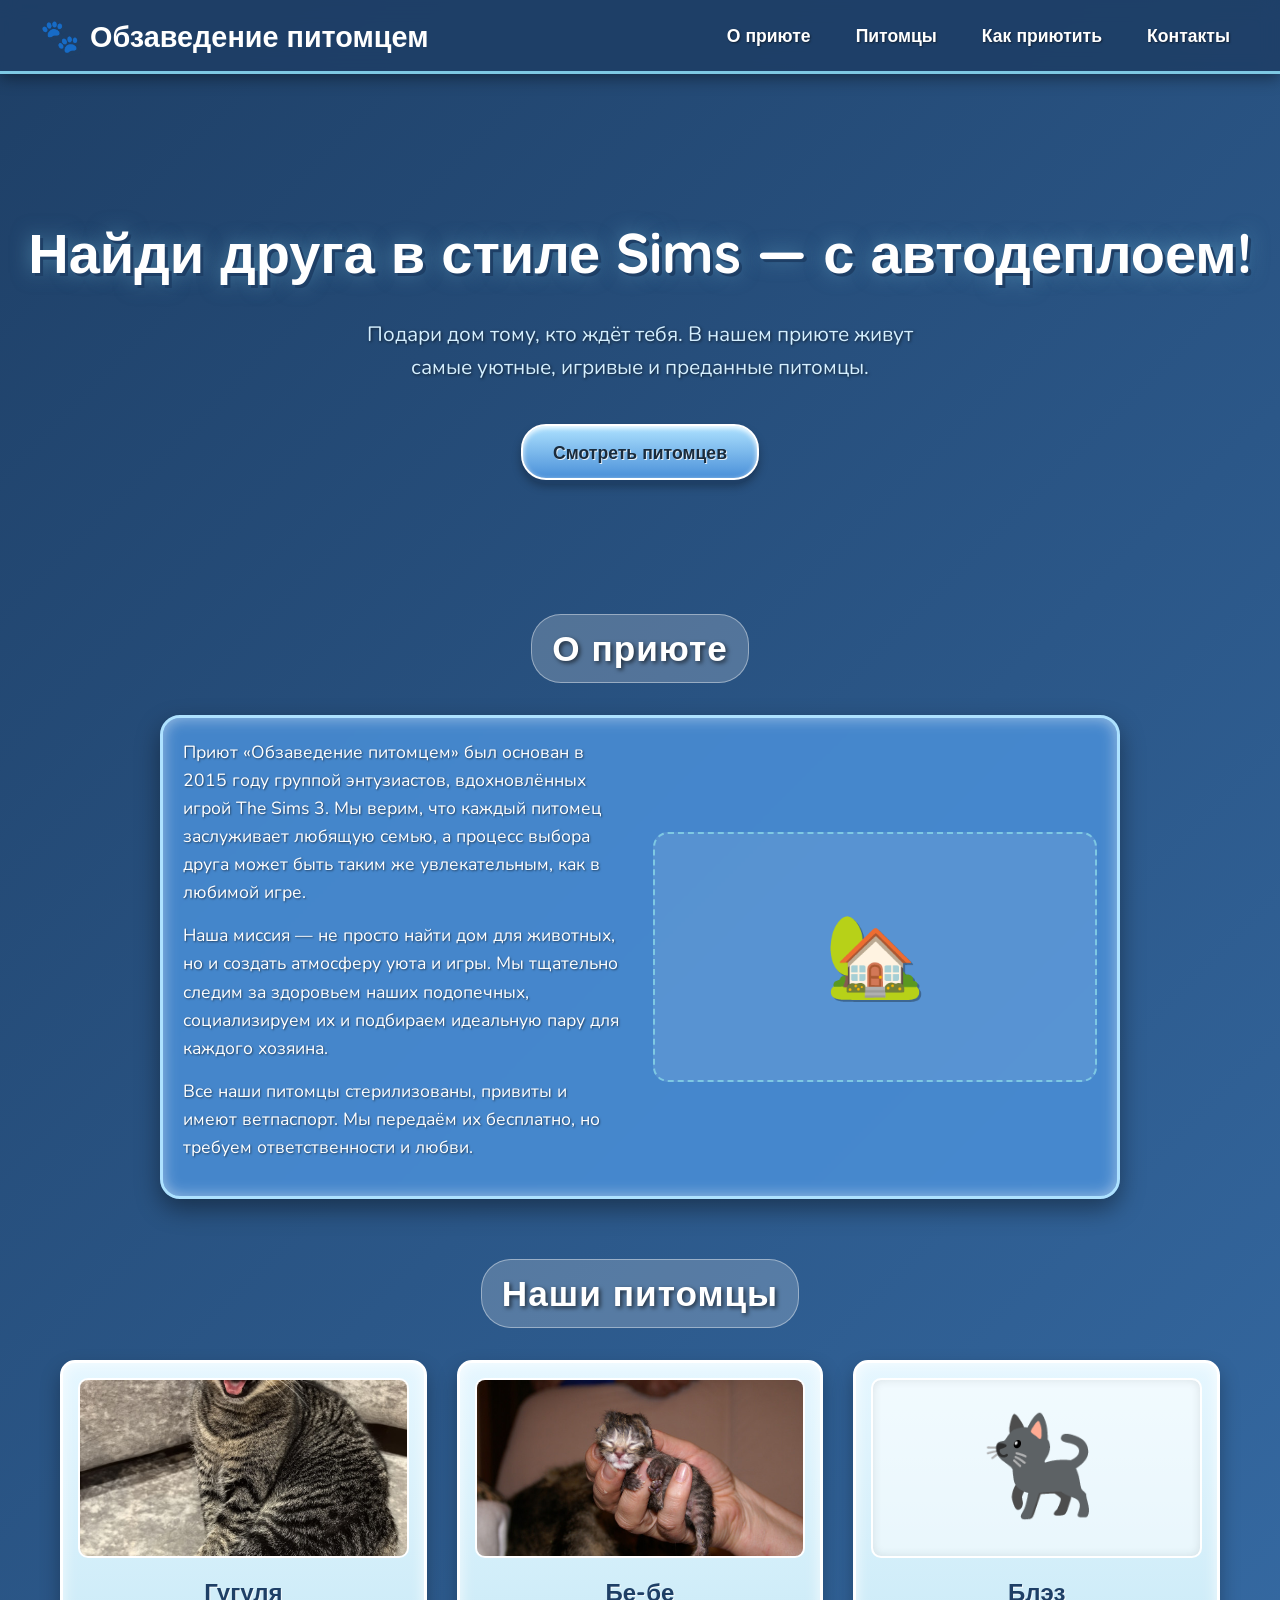
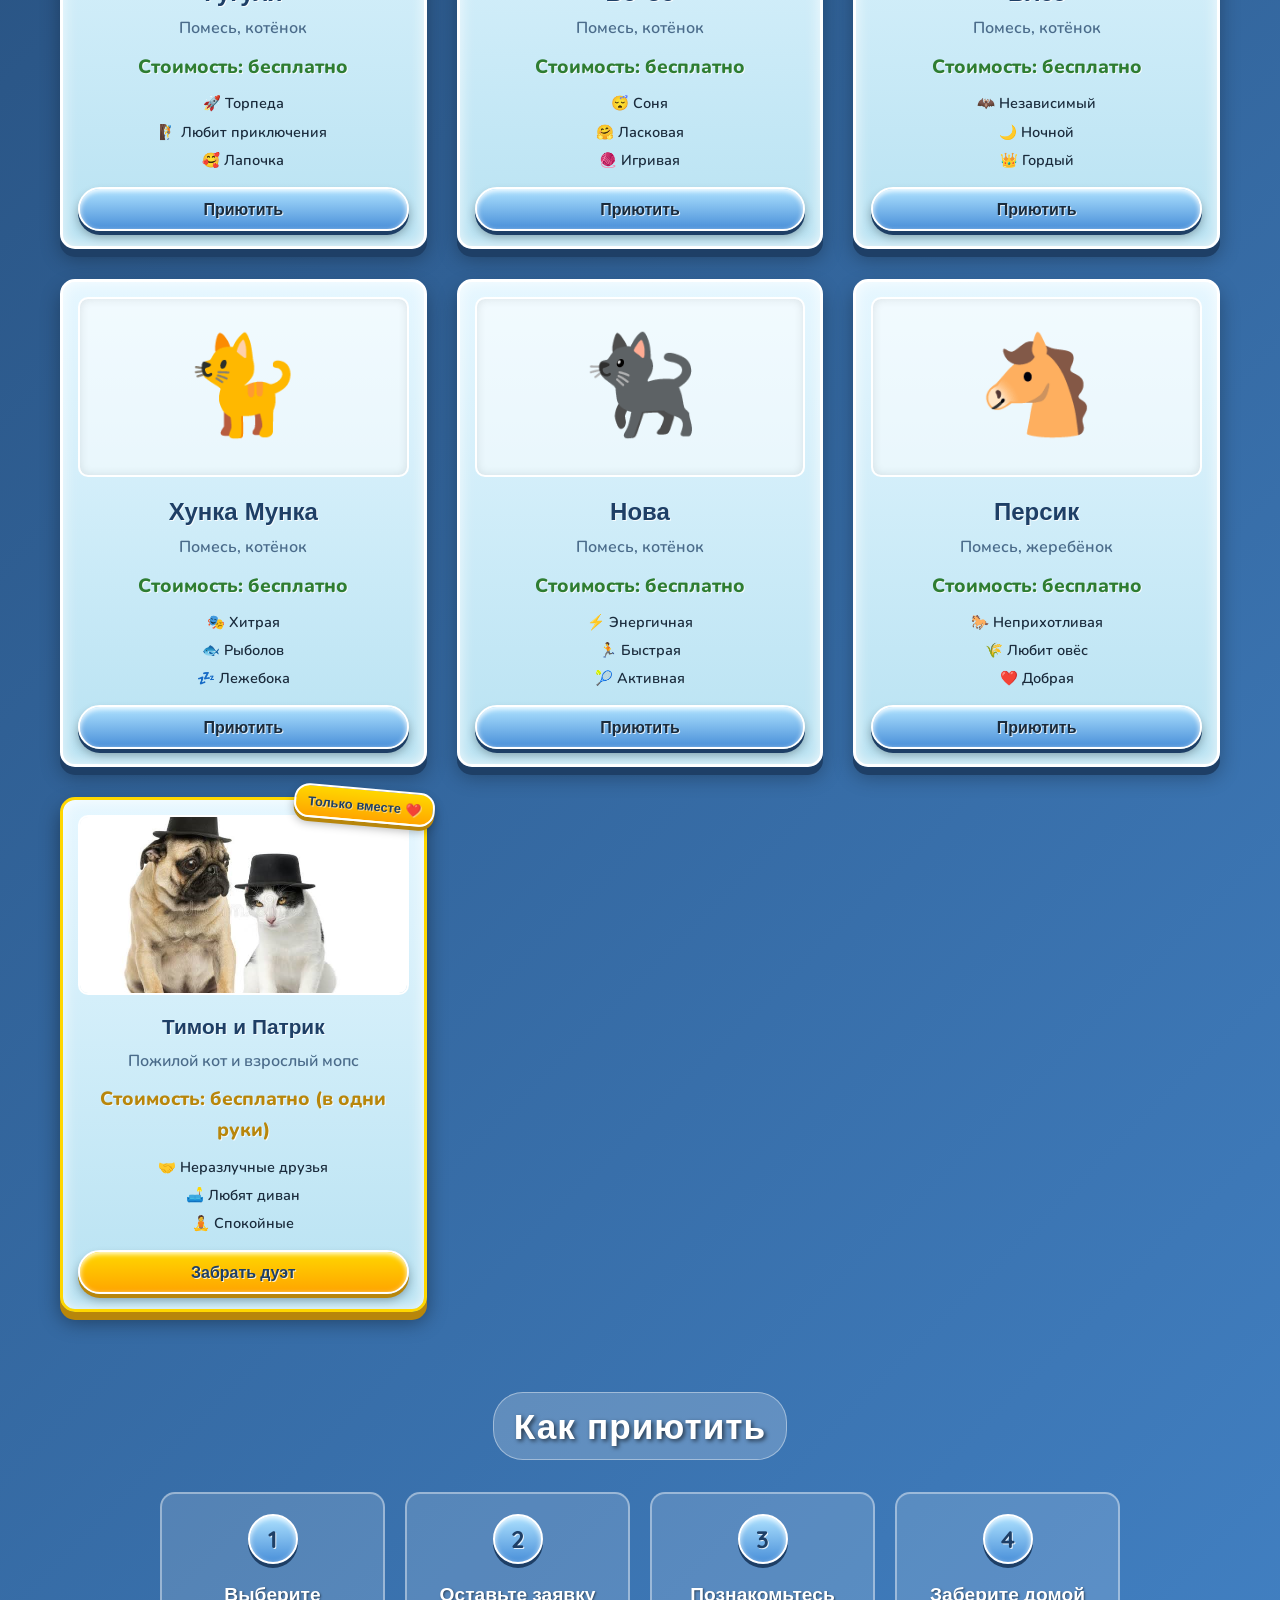
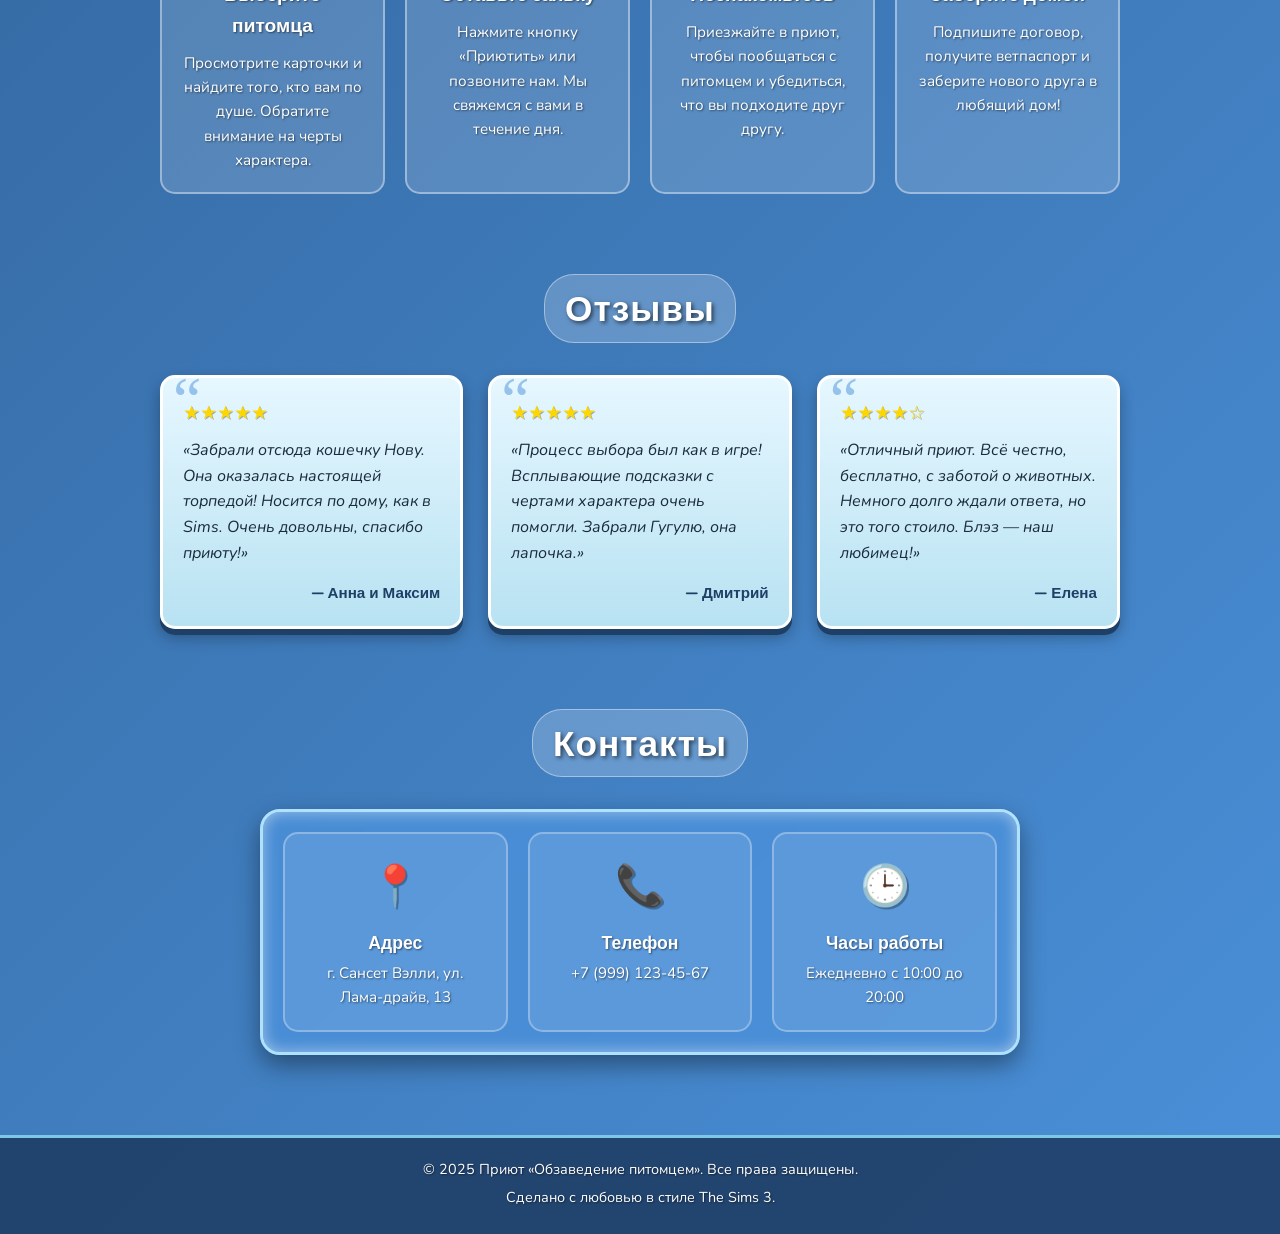
<file: index.html>
<!DOCTYPE html>
<html lang="ru">
<head>
    <meta charset="UTF-8">
    <meta name="viewport" content="width=device-width, initial-scale=1.0">
    <title>Обзаведение питомцем | Приют в стиле Sims 3</title>

    <!-- SEO -->
    <meta name="description" content="Приют «Обзаведение питомцем» в Сансет Вэлли — бесплатно отдаём кошек, котят, жеребят и пару «кот + мопс» в добрые руки. Все питомцы привиты, стерилизованы и имеют ветпаспорт.">
    <meta name="keywords" content="приют для животных, котёнок, кошка, жеребёнок, мопс, усыновление питомца, Сансет Вэлли, бесплатно">
    <meta name="author" content="Приют «Обзаведение питомцем»">
    <meta name="robots" content="index, follow">
    <meta name="theme-color" content="#1E3F66">
    <link rel="canonical" href="https://example.com/">

    <!-- Open Graph -->
    <meta property="og:type" content="website">
    <meta property="og:site_name" content="Обзаведение питомцем">
    <meta property="og:title" content="Обзаведение питомцем | Приют в стиле Sims 3">
    <meta property="og:description" content="Подари дом тому, кто ждёт тебя. Кошки, котята, жеребята и неразлучная пара «кот + мопс» — бесплатно, в добрые руки.">
    <meta property="og:image" content="https://example.com/og-cover.svg">
    <meta property="og:url" content="https://example.com/">
    <meta property="og:locale" content="ru_RU">

    <!-- Twitter Card -->
    <meta name="twitter:card" content="summary_large_image">
    <meta name="twitter:title" content="Обзаведение питомцем | Приют в стиле Sims 3">
    <meta name="twitter:description" content="Подари дом тому, кто ждёт тебя. Питомцы из приюта — бесплатно, в добрые руки.">
    <meta name="twitter:image" content="https://example.com/og-cover.svg">

    <!-- Favicon (SVG) -->
    <link rel="icon" type="image/svg+xml" href="data:image/svg+xml,%3Csvg xmlns='http://www.w3.org/2000/svg' viewBox='0 0 100 100'%3E%3Crect width='100' height='100' rx='20' fill='%231E3F66'/%3E%3Ctext x='50' y='68' font-size='58' text-anchor='middle'%3E🐾%3C/text%3E%3C/svg%3E">

    <!-- Подключение округлых шрифтов -->
    <link rel="preconnect" href="https://fonts.googleapis.com">
    <link rel="preconnect" href="https://fonts.gstatic.com" crossorigin>
    <link href="https://fonts.googleapis.com/css2?family=Nunito:wght@400;600;700;800&family=Quicksand:wght@500;600;700&display=swap" rel="stylesheet">
    <style>
        /* --- БАЗОВЫЕ СТИЛИ И ПЕРЕМЕННЫЕ --- */
        :root {
            --sims-blue-dark: #1E3F66;
            --sims-blue-mid: #2E5C8A;
            --sims-blue-light: #4A90D9;
            --sims-cyan: #7EC8E3;
            --sims-panel-bg: rgba(74, 144, 217, 0.85);
            --sims-panel-border: #AEE2FF;
            --sims-tooltip-bg: #B8E2F2;
            --sims-tooltip-border: #4A90D9;
            --sims-text-dark: #1A2B3C;
            --sims-text-light: #FFFFFF;
            --sims-btn-top: #AEE2FF;
            --sims-btn-bottom: #4A90D9;
            --font-main: 'Nunito', sans-serif;
            --font-heading: 'Quicksand', sans-serif;
        }

        * {
            box-sizing: border-box;
            margin: 0;
            padding: 0;
        }

        html {
            scroll-behavior: smooth;
            scroll-padding-top: 90px;
        }

        body {
            font-family: var(--font-main);
            background: linear-gradient(135deg, #1E3F66 0%, #4A90D9 100%);
            color: var(--sims-text-dark);
            line-height: 1.6;
            overflow-x: hidden;
            min-height: 100vh;
        }

        /* --- ОБЩИЕ КОМПОНЕНТЫ (Панели в стиле Sims) --- */
        .sims-panel {
            background: var(--sims-panel-bg);
            border: 3px solid var(--sims-panel-border);
            border-radius: 20px;
            box-shadow: 
                inset 0 0 15px rgba(255, 255, 255, 0.5),
                0 10px 25px rgba(0, 0, 0, 0.4);
            backdrop-filter: blur(5px);
            padding: 20px;
            transition: transform 0.3s ease, box-shadow 0.3s ease;
        }

        .sims-panel:hover {
            box-shadow: 
                inset 0 0 20px rgba(255, 255, 255, 0.7),
                0 15px 35px rgba(0, 0, 0, 0.5);
        }

        .section-title {
            font-family: var(--font-heading);
            font-size: 2.2rem;
            text-align: center;
            color: var(--sims-text-light);
            text-shadow: 2px 2px 4px rgba(0, 0, 0, 0.6);
            margin-bottom: 2rem;
            letter-spacing: 1px;
        }

        .section-title span {
            display: inline-block;
            background: rgba(255, 255, 255, 0.2);
            padding: 5px 20px;
            border-radius: 30px;
            border: 1px solid rgba(255, 255, 255, 0.4);
        }

        /* --- КНОПКИ В СТИЛЕ SIMS --- */
        .sims-btn {
            display: inline-block;
            background: linear-gradient(to bottom, var(--sims-btn-top) 0%, var(--sims-btn-bottom) 100%);
            border: 2px solid #FFFFFF;
            border-radius: 25px;
            color: var(--sims-text-dark);
            font-family: var(--font-heading);
            font-weight: 700;
            font-size: 1.1rem;
            padding: 12px 30px;
            text-decoration: none;
            text-shadow: 1px 1px 0 rgba(255, 255, 255, 0.8);
            box-shadow: 
                0 4px 0 #1E3F66,
                0 6px 10px rgba(0, 0, 0, 0.3),
                inset 0 2px 5px rgba(255, 255, 255, 0.9);
            cursor: pointer;
            transition: all 0.1s ease;
            position: relative;
            overflow: hidden;
        }

        .sims-btn::after {
            content: '';
            position: absolute;
            top: 0;
            left: -100%;
            width: 100%;
            height: 50%;
            background: linear-gradient(to bottom, rgba(255,255,255,0.8), rgba(255,255,255,0));
            transition: left 0.3s ease;
            border-radius: 25px 25px 0 0;
        }

        .sims-btn:hover::after {
            left: 0;
        }

        .sims-btn:hover {
            transform: translateY(2px);
            box-shadow: 
                0 2px 0 #1E3F66,
                0 4px 8px rgba(0, 0, 0, 0.3),
                inset 0 2px 5px rgba(255, 255, 255, 0.9);
        }

        .sims-btn:active {
            transform: translateY(4px);
            box-shadow: 
                0 0 0 #1E3F66,
                0 2px 4px rgba(0, 0, 0, 0.3),
                inset 0 2px 5px rgba(255, 255, 255, 0.9);
        }

        /* --- HEADER --- */
        header {
            position: sticky;
            top: 0;
            z-index: 1000;
            background: rgba(30, 63, 102, 0.9);
            backdrop-filter: blur(10px);
            border-bottom: 3px solid var(--sims-cyan);
            box-shadow: 0 4px 15px rgba(0,0,0,0.4);
            padding: 10px 20px;
        }

        .header-container {
            max-width: 1200px;
            margin: 0 auto;
            display: flex;
            justify-content: space-between;
            align-items: center;
            flex-wrap: wrap;
            gap: 15px;
        }

        .logo {
            font-family: var(--font-heading);
            font-size: 1.8rem;
            font-weight: 800;
            color: var(--sims-text-light);
            text-shadow: 2px 2px 0 var(--sims-blue-dark);
            display: flex;
            align-items: center;
            gap: 10px;
        }

        .logo-icon {
            font-size: 2rem;
            filter: drop-shadow(2px 2px 0 var(--sims-blue-dark));
        }

        nav ul {
            display: flex;
            list-style: none;
            gap: 25px;
            flex-wrap: wrap;
        }

        nav a {
            color: var(--sims-text-light);
            text-decoration: none;
            font-family: var(--font-heading);
            font-weight: 600;
            font-size: 1.1rem;
            text-shadow: 1px 1px 2px rgba(0,0,0,0.5);
            padding: 5px 10px;
            border-radius: 10px;
            transition: all 0.3s ease;
        }

        nav a:hover {
            background: rgba(255, 255, 255, 0.2);
            color: #AEE2FF;
            text-shadow: 0 0 10px rgba(174, 226, 255, 0.8);
        }

        /* Кнопка мобильного меню (гамбургер) */
        .nav-toggle {
            display: none;
            background: linear-gradient(to bottom, var(--sims-btn-top), var(--sims-btn-bottom));
            border: 2px solid #FFFFFF;
            border-radius: 10px;
            color: var(--sims-text-dark);
            font-family: var(--font-heading);
            font-weight: 700;
            font-size: 1.4rem;
            line-height: 1;
            padding: 6px 14px;
            cursor: pointer;
            box-shadow: 0 3px 0 #1E3F66, inset 0 2px 5px rgba(255, 255, 255, 0.8);
            transition: transform 0.1s ease;
        }

        .nav-toggle:active {
            transform: translateY(2px);
            box-shadow: 0 1px 0 #1E3F66, inset 0 2px 5px rgba(255, 255, 255, 0.8);
        }

        /* --- HERO SECTION --- */
        .hero {
            padding: 80px 20px;
            text-align: center;
            display: flex;
            flex-direction: column;
            align-items: center;
            justify-content: center;
            min-height: 60vh;
            position: relative;
        }

        .hero h1 {
            font-family: var(--font-heading);
            font-size: 3.5rem;
            color: var(--sims-text-light);
            text-shadow: 3px 3px 0 var(--sims-blue-dark), 0 0 20px rgba(126, 200, 227, 0.5);
            margin-bottom: 20px;
            animation: float 3s ease-in-out infinite;
        }

        @keyframes float {
            0%, 100% { transform: translateY(0); }
            50% { transform: translateY(-10px); }
        }

        .hero p {
            font-size: 1.3rem;
            color: #D4EFFF;
            margin-bottom: 40px;
            text-shadow: 1px 1px 3px rgba(0,0,0,0.6);
            max-width: 600px;
        }

        /* --- СЕКЦИЯ О ПРИЮТЕ --- */
        .about {
            max-width: 1000px;
            margin: 0 auto 60px;
            padding: 0 20px;
        }

        .about-content {
            display: flex;
            gap: 30px;
            align-items: center;
            flex-wrap: wrap;
        }

        .about-text {
            flex: 1;
            min-width: 300px;
            color: var(--sims-text-light);
            font-size: 1.1rem;
            text-shadow: 1px 1px 2px rgba(0,0,0,0.5);
        }

        .about-text p {
            margin-bottom: 15px;
        }

        .about-image {
            flex: 1;
            min-width: 300px;
            height: 250px;
            background: rgba(255, 255, 255, 0.1);
            border-radius: 15px;
            border: 2px dashed var(--sims-cyan);
            display: flex;
            align-items: center;
            justify-content: center;
            font-size: 5rem;
            text-shadow: 2px 2px 0 rgba(0,0,0,0.3);
        }

        /* --- СЕКЦИЯ ПИТОМЦЕВ (КАРТОЧКИ) --- */
        .pets {
            max-width: 1200px;
            margin: 0 auto 80px;
            padding: 0 20px;
        }

        .pets-grid {
            display: grid;
            grid-template-columns: repeat(auto-fill, minmax(280px, 1fr));
            gap: 30px;
        }

        .pet-card {
            background: linear-gradient(180deg, #E6F7FF 0%, #B8E2F2 100%);
            border: 3px solid #FFFFFF;
            border-radius: 15px;
            padding: 15px;
            text-align: center;
            position: relative;
            box-shadow: 
                0 8px 0 #1E3F66,
                0 10px 20px rgba(0,0,0,0.3),
                inset 0 0 15px rgba(255, 255, 255, 0.8);
            transition: transform 0.3s ease, box-shadow 0.3s ease;
            cursor: pointer;
        }

        .pet-card:hover {
            transform: translateY(-8px);
            box-shadow: 
                0 12px 0 #1E3F66,
                0 15px 25px rgba(0,0,0,0.4),
                inset 0 0 20px rgba(255, 255, 255, 1);
        }

        .pet-image {
            width: 100%;
            height: 180px;
            background: rgba(255, 255, 255, 0.5);
            border-radius: 10px;
            border: 2px solid #FFFFFF;
            display: flex;
            align-items: center;
            justify-content: center;
            font-size: 6rem;
            margin-bottom: 15px;
            overflow: hidden;
            position: relative;
            box-shadow: inset 0 0 10px rgba(0,0,0,0.1);
        }

        .pet-image img {
            width: 100%;
            height: 100%;
            object-fit: cover;
        }

        /* Стили для парных питомцев */
        .pet-image.duo {
            display: flex;
            align-items: center;
            justify-content: center;
            gap: 10px;
            font-size: 4.5rem;
            background: linear-gradient(135deg, rgba(255,255,255,0.7) 0%, rgba(184, 226, 242, 0.8) 100%);
        }

        .pet-image.duo span {
            filter: drop-shadow(2px 2px 0 rgba(0,0,0,0.1));
        }

        .pet-name {
            font-family: var(--font-heading);
            font-size: 1.5rem;
            font-weight: 700;
            color: var(--sims-blue-dark);
            margin-bottom: 5px;
            text-shadow: 1px 1px 0 rgba(255,255,255,0.8);
        }

        .pet-breed {
            font-size: 1rem;
            color: #4A6B8A;
            margin-bottom: 10px;
            font-weight: 600;
        }

        .pet-price {
            font-weight: 800;
            color: #2E7D32;
            font-size: 1.2rem;
            margin-bottom: 10px;
            text-shadow: 1px 1px 0 rgba(255,255,255,0.8);
        }

        .pet-traits {
            display: flex;
            flex-direction: column;
            gap: 5px;
            margin-bottom: 15px;
            font-size: 0.9rem;
            color: #1A2B3C;
            font-weight: 600;
        }

        .pet-traits span {
            display: flex;
            align-items: center;
            justify-content: center;
            gap: 5px;
        }

        .pet-card .sims-btn {
            width: 100%;
            padding: 10px;
            font-size: 1rem;
        }

        /* Бейдж "Только вместе" */
        .together-badge {
            position: absolute;
            top: -12px;
            right: -12px;
            background: linear-gradient(to bottom, #FFD700, #FFA500);
            color: #1E3F66;
            font-family: var(--font-heading);
            font-weight: 800;
            font-size: 0.8rem;
            padding: 5px 12px;
            border-radius: 15px;
            border: 2px solid #FFFFFF;
            box-shadow: 0 4px 0 #B8860B, 0 5px 10px rgba(0,0,0,0.3);
            transform: rotate(5deg);
            z-index: 10;
            text-shadow: 1px 1px 0 rgba(255,255,255,0.5);
        }

        /* --- ВСПЛЫВАЮЩАЯ ПОДСКАЗКА (TOOLTIP) В СТИЛЕ SIMS 3 --- */
        .pet-tooltip {
            position: absolute;
            bottom: 100%;
            left: 50%;
            transform: translateX(-50%) translateY(10px);
            background: var(--sims-tooltip-bg);
            border: 3px solid var(--sims-tooltip-border);
            border-radius: 15px;
            padding: 15px;
            width: 250px;
            box-shadow: 0 10px 25px rgba(0,0,0,0.5), inset 0 0 15px rgba(255,255,255,0.8);
            opacity: 0;
            visibility: hidden;
            transition: all 0.3s cubic-bezier(0.175, 0.885, 0.32, 1.275);
            z-index: 100;
            pointer-events: none;
            text-align: left;
        }

        .pet-card:hover .pet-tooltip {
            opacity: 1;
            visibility: visible;
            transform: translateX(-50%) translateY(-10px);
        }

        .pet-tooltip::after {
            content: '';
            position: absolute;
            top: 100%;
            left: 50%;
            transform: translateX(-50%);
            border-width: 10px;
            border-style: solid;
            border-color: var(--sims-tooltip-border) transparent transparent transparent;
        }

        .pet-tooltip::before {
            content: '';
            position: absolute;
            top: 100%;
            left: 50%;
            transform: translateX(-50%);
            border-width: 7px;
            border-style: solid;
            border-color: var(--sims-tooltip-bg) transparent transparent transparent;
            z-index: 1;
            margin-top: -3px;
        }

        .tooltip-title {
            font-family: var(--font-heading);
            font-weight: 700;
            color: var(--sims-blue-dark);
            font-size: 1.1rem;
            margin-bottom: 5px;
            border-bottom: 1px solid rgba(74, 144, 217, 0.5);
            padding-bottom: 5px;
        }

        .tooltip-detail {
            font-size: 0.85rem;
            color: #1A2B3C;
            margin-bottom: 3px;
        }

        .tooltip-detail strong {
            color: #2E5C8A;
        }

        /* --- СЕКЦИЯ КАК ПРИЮТИТЬ --- */
        .how-to {
            max-width: 1000px;
            margin: 0 auto 80px;
            padding: 0 20px;
        }

        .steps-container {
            display: grid;
            grid-template-columns: repeat(auto-fit, minmax(200px, 1fr));
            gap: 20px;
        }

        .step-card {
            background: rgba(255, 255, 255, 0.15);
            border: 2px solid rgba(255, 255, 255, 0.4);
            border-radius: 15px;
            padding: 20px;
            text-align: center;
            color: var(--sims-text-light);
            transition: background 0.3s ease;
        }

        .step-card:hover {
            background: rgba(255, 255, 255, 0.25);
        }

        .step-number {
            display: inline-block;
            width: 50px;
            height: 50px;
            background: linear-gradient(to bottom, var(--sims-btn-top), var(--sims-btn-bottom));
            border: 2px solid #FFFFFF;
            border-radius: 50%;
            line-height: 46px;
            font-family: var(--font-heading);
            font-weight: 800;
            font-size: 1.5rem;
            color: var(--sims-blue-dark);
            margin-bottom: 15px;
            box-shadow: 0 4px 0 #1E3F66, inset 0 2px 5px rgba(255,255,255,0.8);
            text-shadow: 1px 1px 0 rgba(255,255,255,0.8);
        }

        .step-card h3 {
            font-family: var(--font-heading);
            font-size: 1.2rem;
            margin-bottom: 10px;
            text-shadow: 1px 1px 2px rgba(0,0,0,0.5);
        }

        .step-card p {
            font-size: 0.95rem;
            text-shadow: 1px 1px 2px rgba(0,0,0,0.5);
        }

        /* --- СЕКЦИЯ ОТЗЫВОВ --- */
        .reviews {
            max-width: 1000px;
            margin: 0 auto 80px;
            padding: 0 20px;
        }

        .reviews-grid {
            display: grid;
            grid-template-columns: repeat(auto-fit, minmax(280px, 1fr));
            gap: 25px;
        }

        .review-card {
            background: linear-gradient(180deg, #E6F7FF 0%, #B8E2F2 100%);
            border: 3px solid #FFFFFF;
            border-radius: 15px;
            padding: 20px;
            box-shadow: 0 6px 0 #1E3F66, 0 8px 15px rgba(0,0,0,0.3);
            position: relative;
        }

        .review-card::before {
            content: '“';
            position: absolute;
            top: -10px;
            left: 10px;
            font-size: 4rem;
            color: var(--sims-blue-light);
            opacity: 0.5;
            font-family: serif;
            line-height: 1;
        }

        .review-text {
            font-style: italic;
            color: var(--sims-text-dark);
            margin-bottom: 15px;
            font-size: 1rem;
            position: relative;
            z-index: 1;
        }

        .review-author {
            font-family: var(--font-heading);
            font-weight: 700;
            color: var(--sims-blue-dark);
            text-align: right;
            font-size: 0.95rem;
        }

        .review-rating {
            color: #FFD700;
            font-size: 1.2rem;
            margin-bottom: 10px;
            text-shadow: 1px 1px 0 rgba(0,0,0,0.3);
        }

        /* --- СЕКЦИЯ КОНТАКТОВ --- */
        .contacts {
            max-width: 800px;
            margin: 0 auto 80px;
            padding: 0 20px;
        }

        .contacts-content {
            display: grid;
            grid-template-columns: repeat(auto-fit, minmax(200px, 1fr));
            gap: 20px;
            text-align: center;
            color: var(--sims-text-light);
        }

        .contact-item {
            background: rgba(255, 255, 255, 0.1);
            border: 2px solid rgba(255, 255, 255, 0.3);
            border-radius: 15px;
            padding: 20px;
            transition: background 0.3s ease;
        }

        .contact-item:hover {
            background: rgba(255, 255, 255, 0.2);
        }

        .contact-icon {
            font-size: 2.5rem;
            margin-bottom: 10px;
            display: block;
            filter: drop-shadow(2px 2px 0 rgba(0,0,0,0.3));
        }

        .contact-item h4 {
            font-family: var(--font-heading);
            font-size: 1.1rem;
            margin-bottom: 5px;
            text-shadow: 1px 1px 2px rgba(0,0,0,0.5);
        }

        .contact-item p {
            font-size: 0.95rem;
            text-shadow: 1px 1px 2px rgba(0,0,0,0.5);
        }

        /* --- FOOTER --- */
        footer {
            background: rgba(30, 63, 102, 0.9);
            border-top: 3px solid var(--sims-cyan);
            padding: 20px;
            text-align: center;
            color: var(--sims-text-light);
            font-size: 0.9rem;
            text-shadow: 1px 1px 2px rgba(0,0,0,0.5);
        }

        footer p {
            margin-bottom: 5px;
        }

        /* --- АДАПТИВНОСТЬ --- */
        @media (max-width: 1024px) {
            .hero h1 {
                font-size: 3rem;
            }
            .pets-grid {
                grid-template-columns: repeat(auto-fill, minmax(240px, 1fr));
            }
        }

        @media (max-width: 768px) {
            .nav-toggle {
                display: block;
            }
            nav {
                display: none;
                width: 100%;
            }
            nav.is-open {
                display: block;
            }
            nav ul {
                flex-direction: column;
                align-items: center;
                gap: 10px;
                padding: 10px 0 5px;
            }
            .header-container {
                flex-direction: row;
                flex-wrap: wrap;
                justify-content: space-between;
            }
            .hero {
                min-height: 50vh;
                padding: 60px 20px;
            }
            .hero h1 {
                font-size: 2.5rem;
            }
            .hero p {
                font-size: 1.1rem;
            }
            .section-title {
                font-size: 1.8rem;
            }
            .about-content {
                flex-direction: column;
            }
            /* Тултипы скрыты на мобильных: информация дублируется в карточке */
            .pet-tooltip {
                display: none;
            }
        }

        @media (max-width: 480px) {
            .hero {
                min-height: auto;
                padding: 50px 16px;
            }
            .hero h1 {
                font-size: 2rem;
            }
            .hero p {
                font-size: 1.05rem;
                margin-bottom: 30px;
            }
            .section-title {
                font-size: 1.6rem;
            }
            .sims-btn {
                font-size: 1rem;
                padding: 10px 20px;
            }
            .pets-grid {
                grid-template-columns: 1fr;
            }
            .pet-image {
                height: 160px;
                font-size: 5rem;
            }
            .steps-container {
                grid-template-columns: 1fr;
            }
            .reviews-grid {
                grid-template-columns: 1fr;
            }
            .contacts-content {
                grid-template-columns: 1fr;
            }
        }

        /* --- СКРОЛЛБАР В СТИЛЕ SIMS --- */
        ::-webkit-scrollbar {
            width: 12px;
        }
        ::-webkit-scrollbar-track {
            background: #1E3F66;
        }
        ::-webkit-scrollbar-thumb {
            background: linear-gradient(to bottom, #AEE2FF, #4A90D9);
            border-radius: 6px;
            border: 2px solid #1E3F66;
        }
        ::-webkit-scrollbar-thumb:hover {
            background: linear-gradient(to bottom, #D4EFFF, #7EC8E3);
        }
    </style>
</head>
<body>

    <!-- HEADER -->
    <header>
        <div class="header-container">
            <div class="logo">
                <span class="logo-icon">🐾</span>
                Обзаведение питомцем
            </div>
            <button class="nav-toggle" type="button" aria-label="Открыть меню" aria-expanded="false" aria-controls="main-nav">☰</button>
            <nav id="main-nav" aria-label="Основная навигация">
                <ul>
                    <li><a href="#about">О приюте</a></li>
                    <li><a href="#pets">Питомцы</a></li>
                    <li><a href="#how-to">Как приютить</a></li>
                    <li><a href="#contacts">Контакты</a></li>
                </ul>
            </nav>
        </div>
    </header>

    <!-- HERO SECTION -->
    <section class="hero">
        <h1>Найди друга в стиле Sims — с автодеплоем!</h1>
        <p>Подари дом тому, кто ждёт тебя. В нашем приюте живут самые уютные, игривые и преданные питомцы.</p>
        <a href="#pets" class="sims-btn">Смотреть питомцев</a>
    </section>

    <!-- ABOUT SECTION -->
    <section id="about" class="about">
        <h2 class="section-title"><span>О приюте</span></h2>
        <div class="sims-panel">
            <div class="about-content">
                <div class="about-text">
                    <p>Приют «Обзаведение питомцем» был основан в 2015 году группой энтузиастов, вдохновлённых игрой The Sims 3. Мы верим, что каждый питомец заслуживает любящую семью, а процесс выбора друга может быть таким же увлекательным, как в любимой игре.</p>
                    <p>Наша миссия — не просто найти дом для животных, но и создать атмосферу уюта и игры. Мы тщательно следим за здоровьем наших подопечных, социализируем их и подбираем идеальную пару для каждого хозяина.</p>
                    <p>Все наши питомцы стерилизованы, привиты и имеют ветпаспорт. Мы передаём их бесплатно, но требуем ответственности и любви.</p>
                </div>
                <div class="about-image">
                    🏡
                </div>
            </div>
        </div>
    </section>

    <!-- PETS SECTION -->
    <section id="pets" class="pets">
        <h2 class="section-title"><span>Наши питомцы</span></h2>
        <div class="pets-grid">
            
            <!-- Карточка 1: Гугуля -->
            <div class="pet-card">
                <div class="pet-image"><img src="images/cat.jpg" alt="Гугуля"></div>
                <div class="pet-name">Гугуля</div>
                <div class="pet-breed">Помесь, котёнок</div>
                <div class="pet-price">Стоимость: бесплатно</div>
                <div class="pet-traits">
                    <span>🚀 Торпеда</span>
                    <span>🧗 Любит приключения</span>
                    <span>🥰 Лапочка</span>
                </div>
                <button class="sims-btn">Приютить</button>
                <!-- Всплывающая подсказка -->
                <div class="pet-tooltip">
                    <div class="tooltip-title">Гугуля</div>
                    <div class="tooltip-detail"><strong>Помесь, Котёнок</strong></div>
                    <div class="tooltip-detail">Стоимость: бесплатно</div>
                    <hr style="border: 0; border-top: 1px solid rgba(74,144,217,0.5); margin: 5px 0;">
                    <div class="tooltip-detail"><strong>Черты характера:</strong></div>
                    <div class="tooltip-detail">🚀 Торпеда</div>
                    <div class="tooltip-detail">🧗 Любит приключения</div>
                    <div class="tooltip-detail">🥰 Лапочка</div>
                </div>
            </div>

            <!-- Карточка 2: Бе-бе -->
            <div class="pet-card">
                <div class="pet-image"><img src="images/kitten.jpg" alt="Бе-бе"></div>
                <div class="pet-name">Бе-бе</div>
                <div class="pet-breed">Помесь, котёнок</div>
                <div class="pet-price">Стоимость: бесплатно</div>
                <div class="pet-traits">
                    <span>😴 Соня</span>
                    <span>🤗 Ласковая</span>
                    <span>🧶 Игривая</span>
                </div>
                <button class="sims-btn">Приютить</button>
                <div class="pet-tooltip">
                    <div class="tooltip-title">Бе-бе</div>
                    <div class="tooltip-detail"><strong>Помесь, Котёнок</strong></div>
                    <div class="tooltip-detail">Стоимость: бесплатно</div>
                    <hr style="border: 0; border-top: 1px solid rgba(74,144,217,0.5); margin: 5px 0;">
                    <div class="tooltip-detail"><strong>Черты характера:</strong></div>
                    <div class="tooltip-detail">😴 Соня</div>
                    <div class="tooltip-detail">🤗 Ласковая</div>
                    <div class="tooltip-detail">🧶 Игривая</div>
                </div>
            </div>

            <!-- Карточка 3: Блэз -->
            <div class="pet-card">
                <div class="pet-image">🐈‍⬛</div>
                <div class="pet-name">Блэз</div>
                <div class="pet-breed">Помесь, котёнок</div>
                <div class="pet-price">Стоимость: бесплатно</div>
                <div class="pet-traits">
                    <span>🦇 Независимый</span>
                    <span>🌙 Ночной</span>
                    <span>👑 Гордый</span>
                </div>
                <button class="sims-btn">Приютить</button>
                <div class="pet-tooltip">
                    <div class="tooltip-title">Блэз</div>
                    <div class="tooltip-detail"><strong>Помесь, Котёнок</strong></div>
                    <div class="tooltip-detail">Стоимость: бесплатно</div>
                    <hr style="border: 0; border-top: 1px solid rgba(74,144,217,0.5); margin: 5px 0;">
                    <div class="tooltip-detail"><strong>Черты характера:</strong></div>
                    <div class="tooltip-detail">🦇 Независимый</div>
                    <div class="tooltip-detail">🌙 Ночной</div>
                    <div class="tooltip-detail">👑 Гордый</div>
                </div>
            </div>

            <!-- Карточка 4: Хунка Мунка -->
            <div class="pet-card">
                <div class="pet-image">🐈</div>
                <div class="pet-name">Хунка Мунка</div>
                <div class="pet-breed">Помесь, котёнок</div>
                <div class="pet-price">Стоимость: бесплатно</div>
                <div class="pet-traits">
                    <span>🎭 Хитрая</span>
                    <span>🐟 Рыболов</span>
                    <span>💤 Лежебока</span>
                </div>
                <button class="sims-btn">Приютить</button>
                <div class="pet-tooltip">
                    <div class="tooltip-title">Хунка Мунка</div>
                    <div class="tooltip-detail"><strong>Помесь, Котёнок</strong></div>
                    <div class="tooltip-detail">Стоимость: бесплатно</div>
                    <hr style="border: 0; border-top: 1px solid rgba(74,144,217,0.5); margin: 5px 0;">
                    <div class="tooltip-detail"><strong>Черты характера:</strong></div>
                    <div class="tooltip-detail">🎭 Хитрая</div>
                    <div class="tooltip-detail">🐟 Рыболов</div>
                    <div class="tooltip-detail">💤 Лежебока</div>
                </div>
            </div>

            <!-- Карточка 5: Нова -->
            <div class="pet-card">
                <div class="pet-image">🐈‍⬛</div>
                <div class="pet-name">Нова</div>
                <div class="pet-breed">Помесь, котёнок</div>
                <div class="pet-price">Стоимость: бесплатно</div>
                <div class="pet-traits">
                    <span>⚡ Энергичная</span>
                    <span>🏃 Быстрая</span>
                    <span>🎾 Активная</span>
                </div>
                <button class="sims-btn">Приютить</button>
                <div class="pet-tooltip">
                    <div class="tooltip-title">Нова</div>
                    <div class="tooltip-detail"><strong>Помесь, Котёнок</strong></div>
                    <div class="tooltip-detail">Стоимость: бесплатно</div>
                    <hr style="border: 0; border-top: 1px solid rgba(74,144,217,0.5); margin: 5px 0;">
                    <div class="tooltip-detail"><strong>Черты характера:</strong></div>
                    <div class="tooltip-detail">⚡ Энергичная</div>
                    <div class="tooltip-detail">🏃 Быстрая</div>
                    <div class="tooltip-detail">🎾 Активная</div>
                </div>
            </div>

            <!-- Карточка 6: Персик (Лошадь) -->
            <div class="pet-card">
                <div class="pet-image">🐴</div>
                <div class="pet-name">Персик</div>
                <div class="pet-breed">Помесь, жеребёнок</div>
                <div class="pet-price">Стоимость: бесплатно</div>
                <div class="pet-traits">
                    <span>🐎 Неприхотливая</span>
                    <span>🌾 Любит овёс</span>
                    <span>❤️ Добрая</span>
                </div>
                <button class="sims-btn">Приютить</button>
                <div class="pet-tooltip">
                    <div class="tooltip-title">Персик</div>
                    <div class="tooltip-detail"><strong>Помесь, Жеребёнок</strong></div>
                    <div class="tooltip-detail">Стоимость: бесплатно</div>
                    <hr style="border: 0; border-top: 1px solid rgba(74,144,217,0.5); margin: 5px 0;">
                    <div class="tooltip-detail"><strong>Черты характера:</strong></div>
                    <div class="tooltip-detail">🐎 Неприхотливая</div>
                    <div class="tooltip-detail">🌾 Любит овёс</div>
                    <div class="tooltip-detail">❤️ Добрая</div>
                </div>
            </div>

            <!-- Карточка 7: Тимон и Патрик (Дуэт) -->
            <div class="pet-card" style="border: 3px solid #FFD700; box-shadow: 0 8px 0 #B8860B, 0 10px 20px rgba(0,0,0,0.4), inset 0 0 15px rgba(255, 255, 255, 0.9);">
                <div class="together-badge">Только вместе ❤️</div>
                <div class="pet-image duo">
                    <img src="images/catanddog.png" alt="Тимон и Патрик">
                </div>
                <div class="pet-name" style="font-size: 1.3rem;">Тимон и Патрик</div>
                <div class="pet-breed">Пожилой кот и взрослый мопс</div>
                <div class="pet-price" style="color: #B8860B;">Стоимость: бесплатно (в одни руки)</div>
                <div class="pet-traits">
                    <span>🤝 Неразлучные друзья</span>
                    <span>🛋️ Любят диван</span>
                    <span>🧘 Спокойные</span>
                </div>
                <button class="sims-btn" style="background: linear-gradient(to bottom, #FFD700 0%, #FFA500 100%); box-shadow: 0 4px 0 #B8860B, 0 6px 10px rgba(0, 0, 0, 0.3), inset 0 2px 5px rgba(255, 255, 255, 0.9); color: #1E3F66;">Забрать дуэт</button>
                <div class="pet-tooltip" style="border-color: #FFD700; background: #FFF8DC;">
                    <div class="tooltip-title" style="color: #B8860B; border-bottom: 1px solid rgba(184, 134, 11, 0.5);">Тимон и Патрик</div>
                    <div class="tooltip-detail"><strong>Пожилой кот и взрослый мопс</strong></div>
                    <div class="tooltip-detail">Стоимость: бесплатно</div>
                    <div class="tooltip-detail" style="color: #B8860B; font-weight: bold;">⚠️ Только вместе!</div>
                    <hr style="border: 0; border-top: 1px solid rgba(184, 134, 11, 0.3); margin: 5px 0;">
                    <div class="tooltip-detail"><strong>Черты характера:</strong></div>
                    <div class="tooltip-detail">🤝 Неразлучные друзья</div>
                    <div class="tooltip-detail">🛋️ Любят диван</div>
                    <div class="tooltip-detail">🧘 Спокойные</div>
                </div>
            </div>

        </div>
    </section>

    <!-- HOW TO ADOPT SECTION -->
    <section id="how-to" class="how-to">
        <h2 class="section-title"><span>Как приютить</span></h2>
        <div class="steps-container">
            <div class="step-card">
                <div class="step-number">1</div>
                <h3>Выберите питомца</h3>
                <p>Просмотрите карточки и найдите того, кто вам по душе. Обратите внимание на черты характера.</p>
            </div>
            <div class="step-card">
                <div class="step-number">2</div>
                <h3>Оставьте заявку</h3>
                <p>Нажмите кнопку «Приютить» или позвоните нам. Мы свяжемся с вами в течение дня.</p>
            </div>
            <div class="step-card">
                <div class="step-number">3</div>
                <h3>Познакомьтесь</h3>
                <p>Приезжайте в приют, чтобы пообщаться с питомцем и убедиться, что вы подходите друг другу.</p>
            </div>
            <div class="step-card">
                <div class="step-number">4</div>
                <h3>Заберите домой</h3>
                <p>Подпишите договор, получите ветпаспорт и заберите нового друга в любящий дом!</p>
            </div>
        </div>
    </section>

    <!-- REVIEWS SECTION -->
    <section class="reviews">
        <h2 class="section-title"><span>Отзывы</span></h2>
        <div class="reviews-grid">
            <div class="review-card">
                <div class="review-rating">★★★★★</div>
                <div class="review-text">«Забрали отсюда кошечку Нову. Она оказалась настоящей торпедой! Носится по дому, как в Sims. Очень довольны, спасибо приюту!»</div>
                <div class="review-author">— Анна и Максим</div>
            </div>
            <div class="review-card">
                <div class="review-rating">★★★★★</div>
                <div class="review-text">«Процесс выбора был как в игре! Всплывающие подсказки с чертами характера очень помогли. Забрали Гугулю, она лапочка.»</div>
                <div class="review-author">— Дмитрий</div>
            </div>
            <div class="review-card">
                <div class="review-rating">★★★★☆</div>
                <div class="review-text">«Отличный приют. Всё честно, бесплатно, с заботой о животных. Немного долго ждали ответа, но это того стоило. Блэз — наш любимец!»</div>
                <div class="review-author">— Елена</div>
            </div>
        </div>
    </section>

    <!-- CONTACTS SECTION -->
    <section id="contacts" class="contacts">
        <h2 class="section-title"><span>Контакты</span></h2>
        <div class="sims-panel">
            <div class="contacts-content">
                <div class="contact-item">
                    <span class="contact-icon">📍</span>
                    <h4>Адрес</h4>
                    <p>г. Сансет Вэлли, ул. Лама-драйв, 13</p>
                </div>
                <div class="contact-item">
                    <span class="contact-icon">📞</span>
                    <h4>Телефон</h4>
                    <p>+7 (999) 123-45-67</p>
                </div>
                <div class="contact-item">
                    <span class="contact-icon">🕒</span>
                    <h4>Часы работы</h4>
                    <p>Ежедневно с 10:00 до 20:00</p>
                </div>
            </div>
        </div>
    </section>

    <!-- FOOTER -->
    <footer>
        <p>© 2025 Приют «Обзаведение питомцем». Все права защищены.</p>
        <p>Сделано с любовью в стиле The Sims 3.</p>
    </footer>

    <!-- Мобильное меню -->
    <script>
        const navToggle = document.querySelector('.nav-toggle');
        const nav = document.querySelector('#main-nav');

        function closeMenu() {
            nav.classList.remove('is-open');
            navToggle.setAttribute('aria-expanded', 'false');
            navToggle.setAttribute('aria-label', 'Открыть меню');
        }

        navToggle.addEventListener('click', () => {
            const isOpen = nav.classList.toggle('is-open');
            navToggle.setAttribute('aria-expanded', String(isOpen));
            navToggle.setAttribute('aria-label', isOpen ? 'Закрыть меню' : 'Открыть меню');
        });

        nav.querySelectorAll('a').forEach(link => link.addEventListener('click', closeMenu));

        document.addEventListener('click', (e) => {
            if (nav.classList.contains('is-open') && !nav.contains(e.target) && e.target !== navToggle) {
                closeMenu();
            }
        });

        document.addEventListener('keydown', (e) => {
            if (e.key === 'Escape' && nav.classList.contains('is-open')) closeMenu();
        });
    </script>

</body>
</html>
</file>
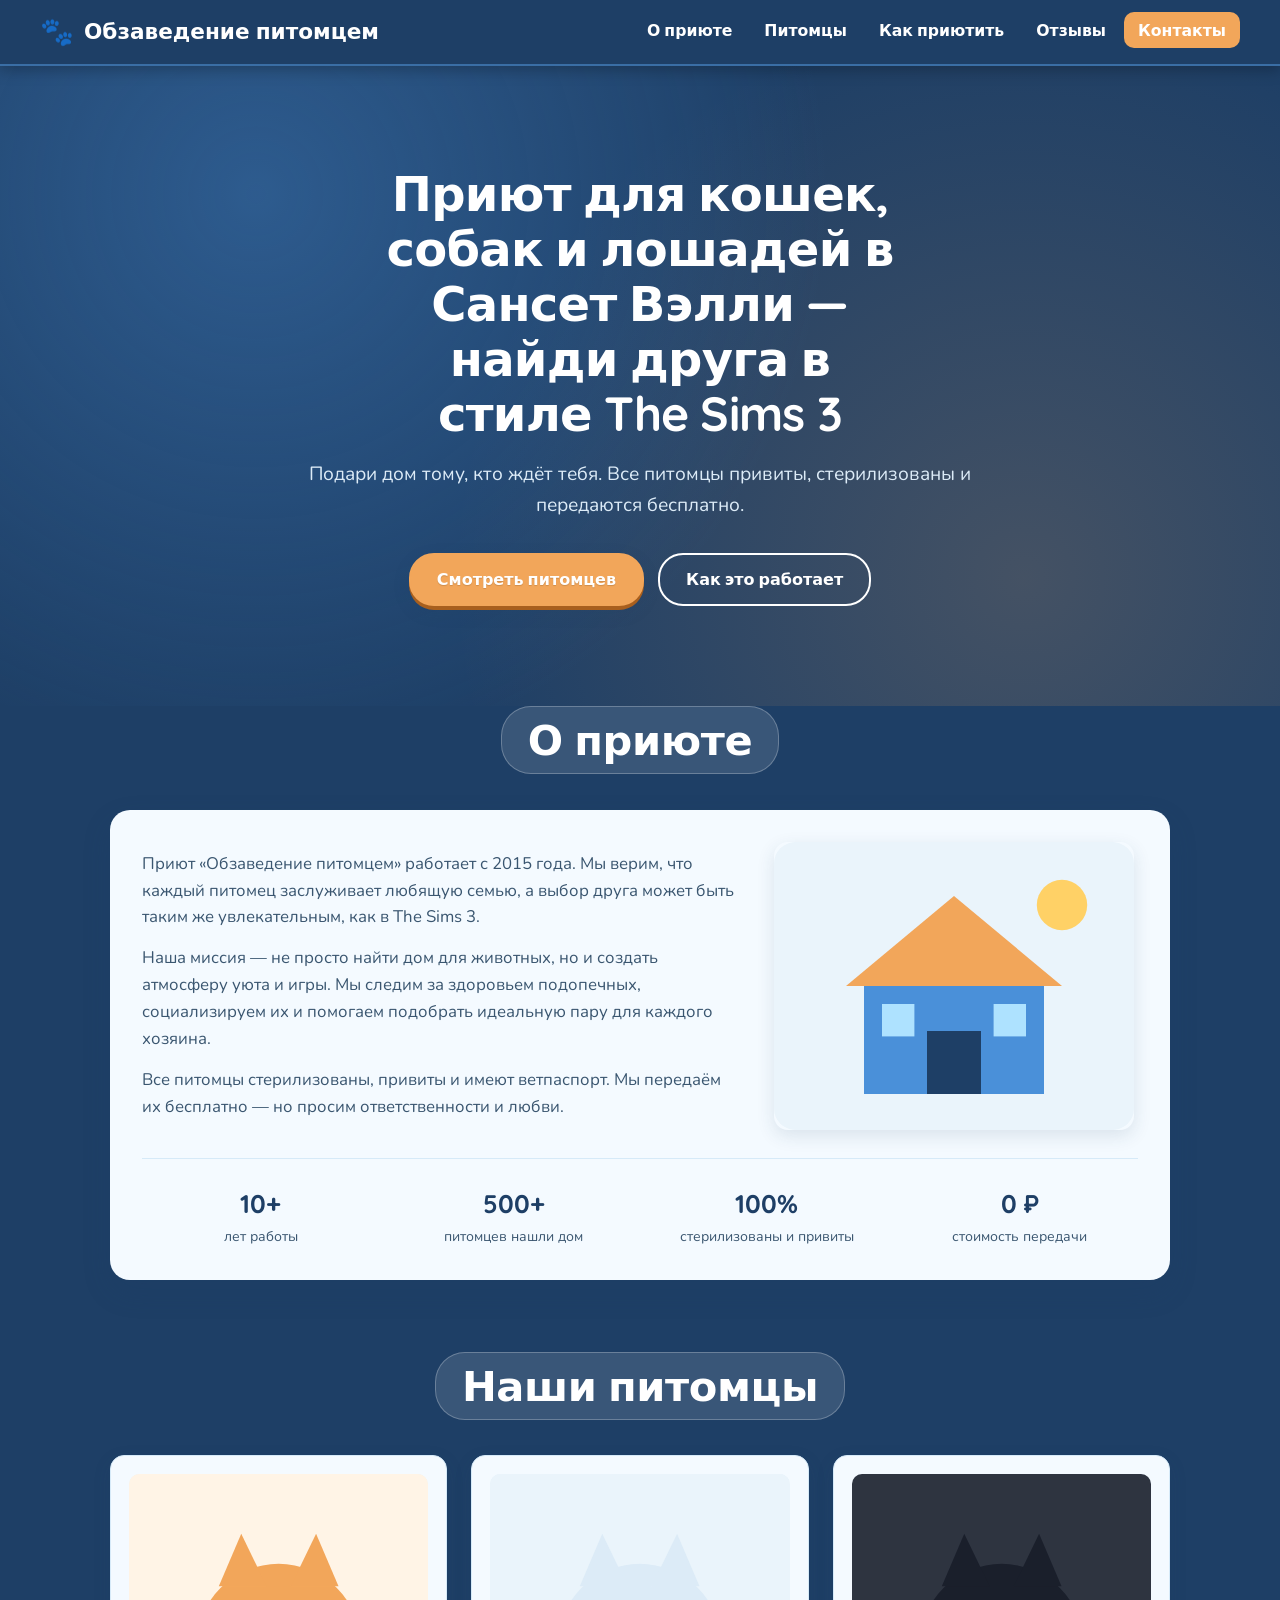
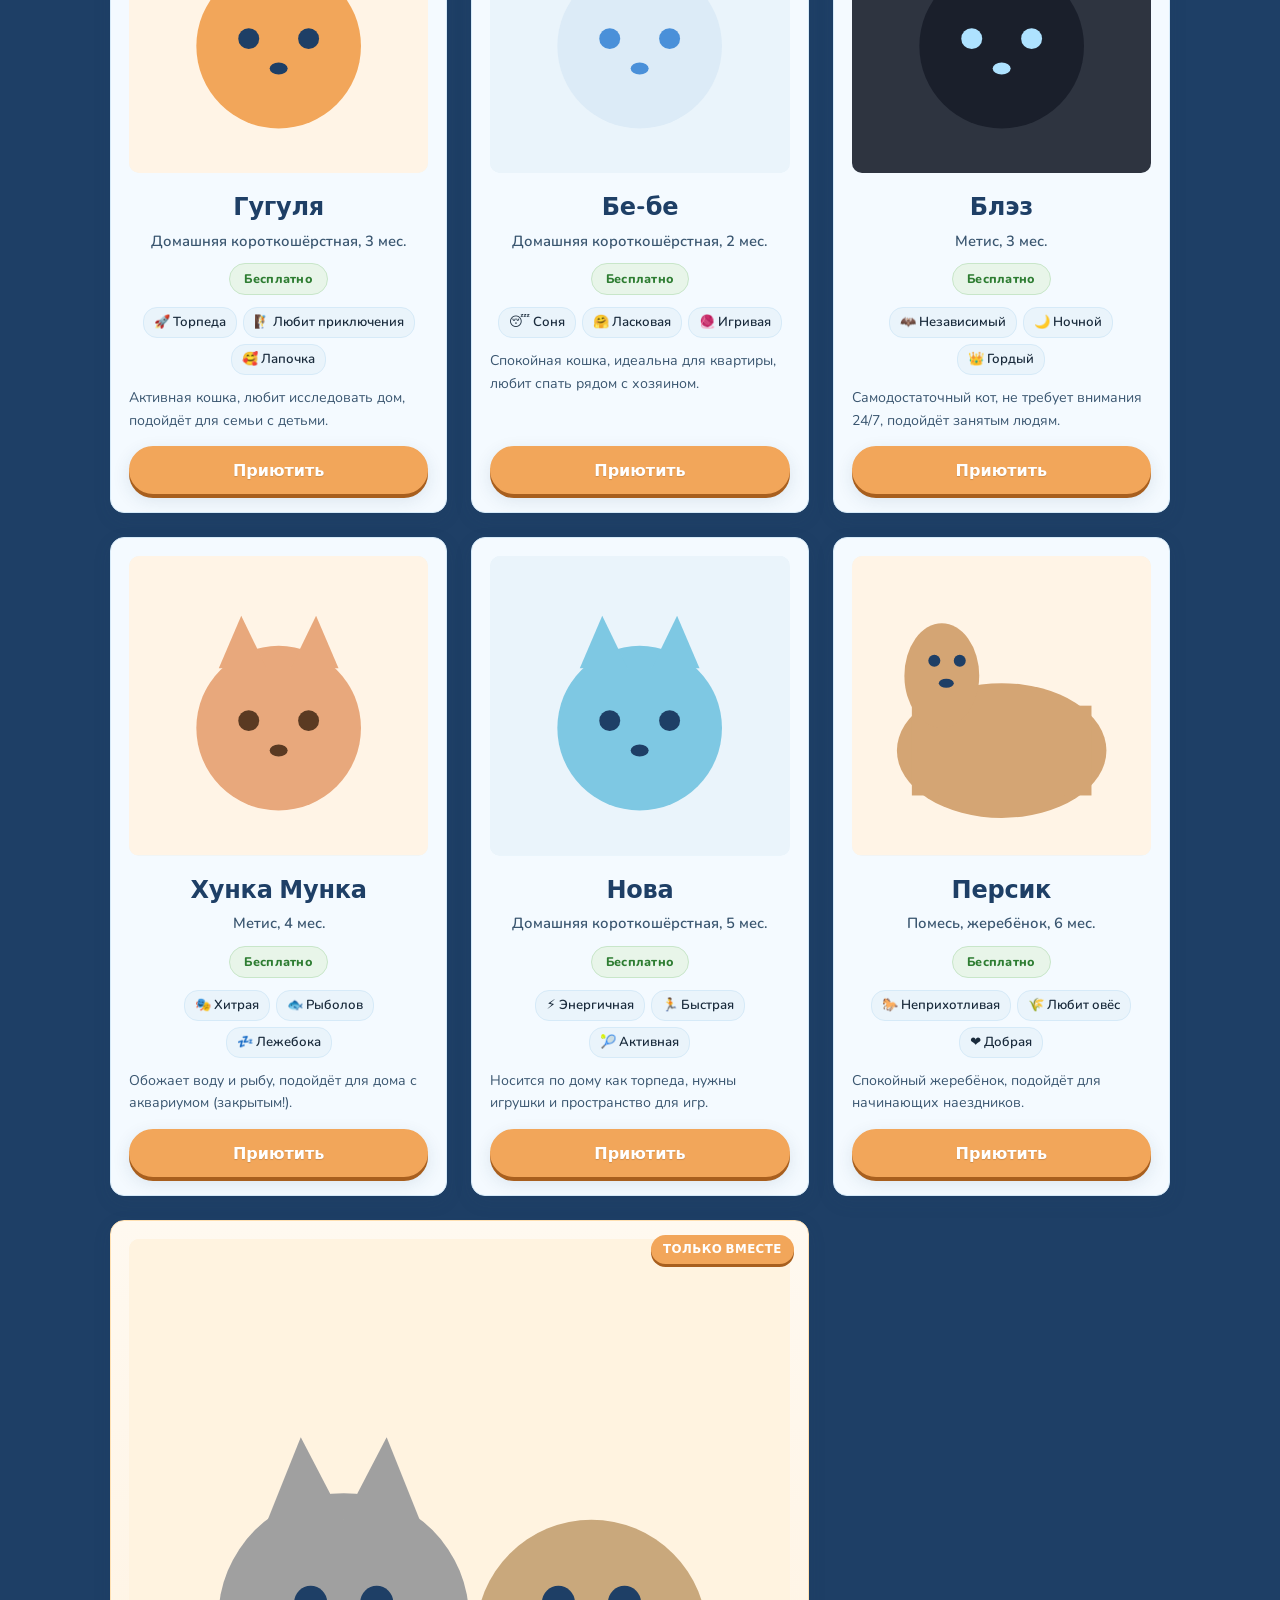
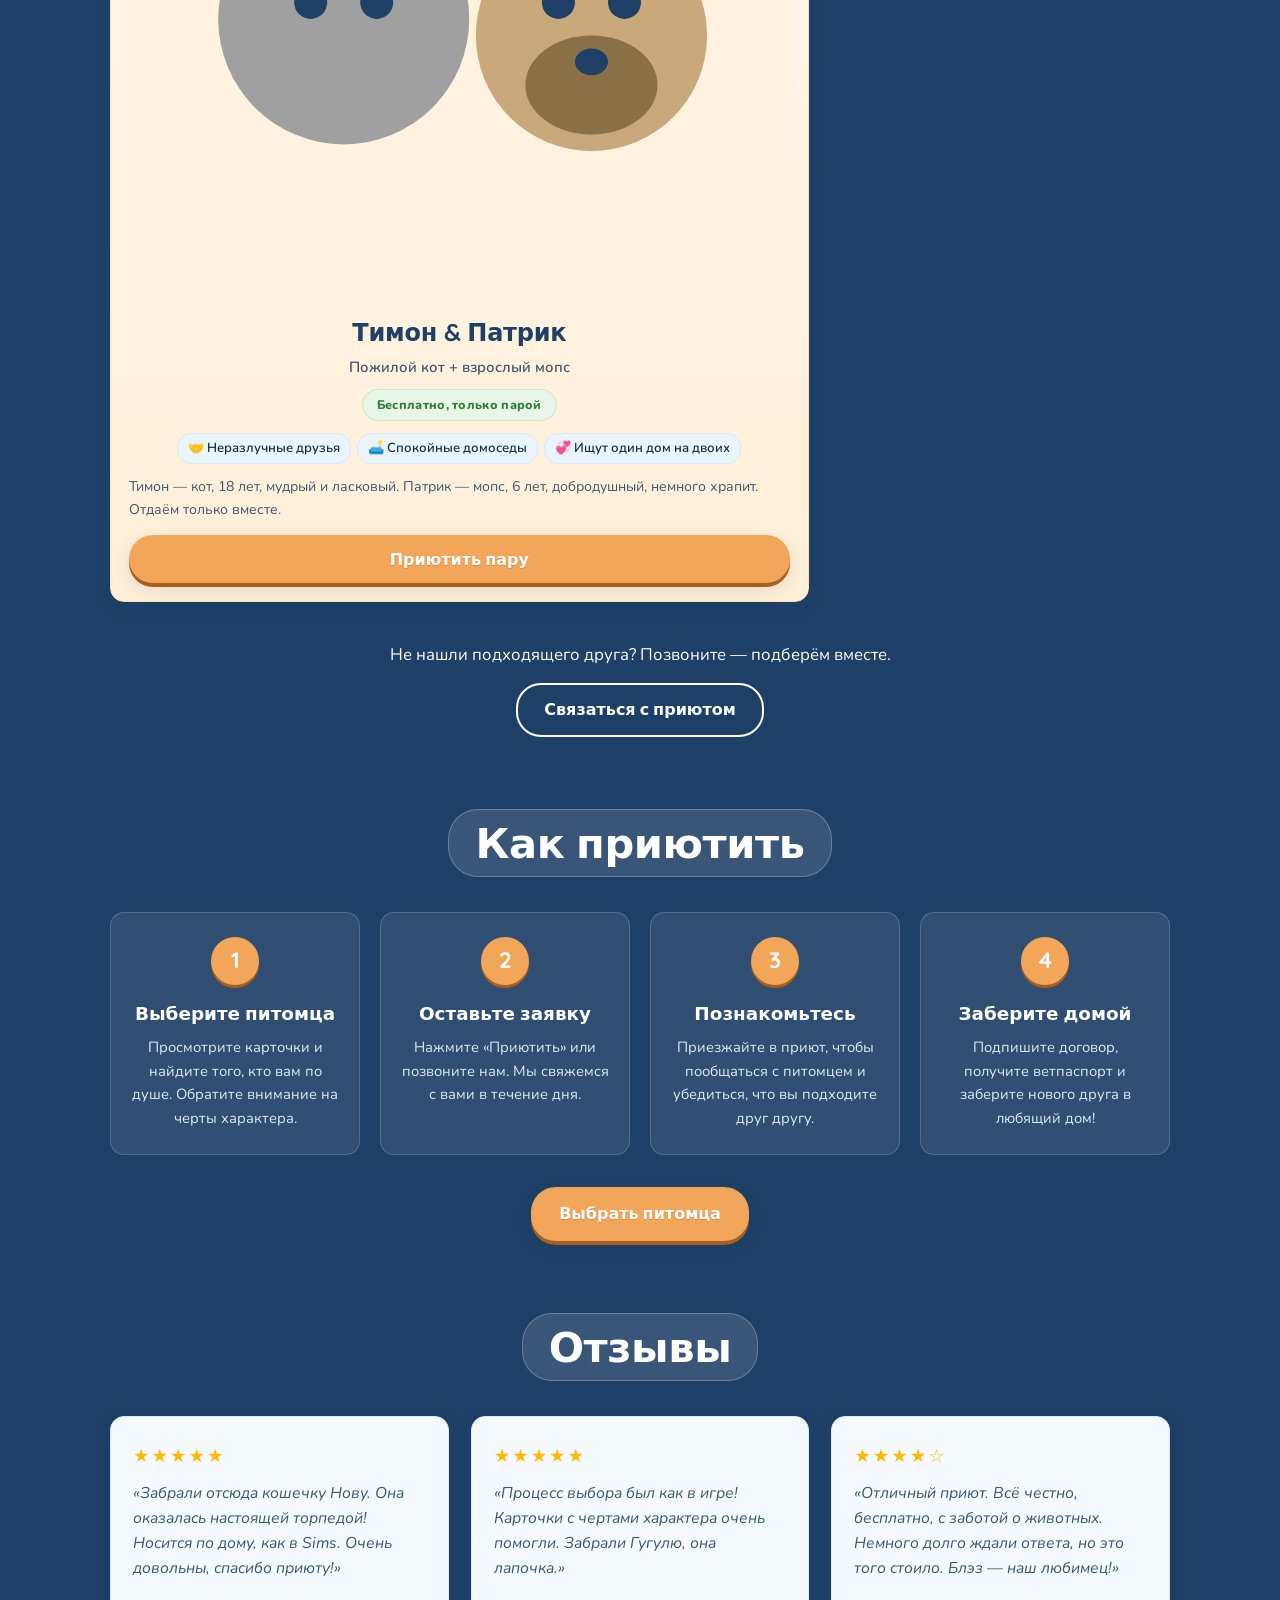
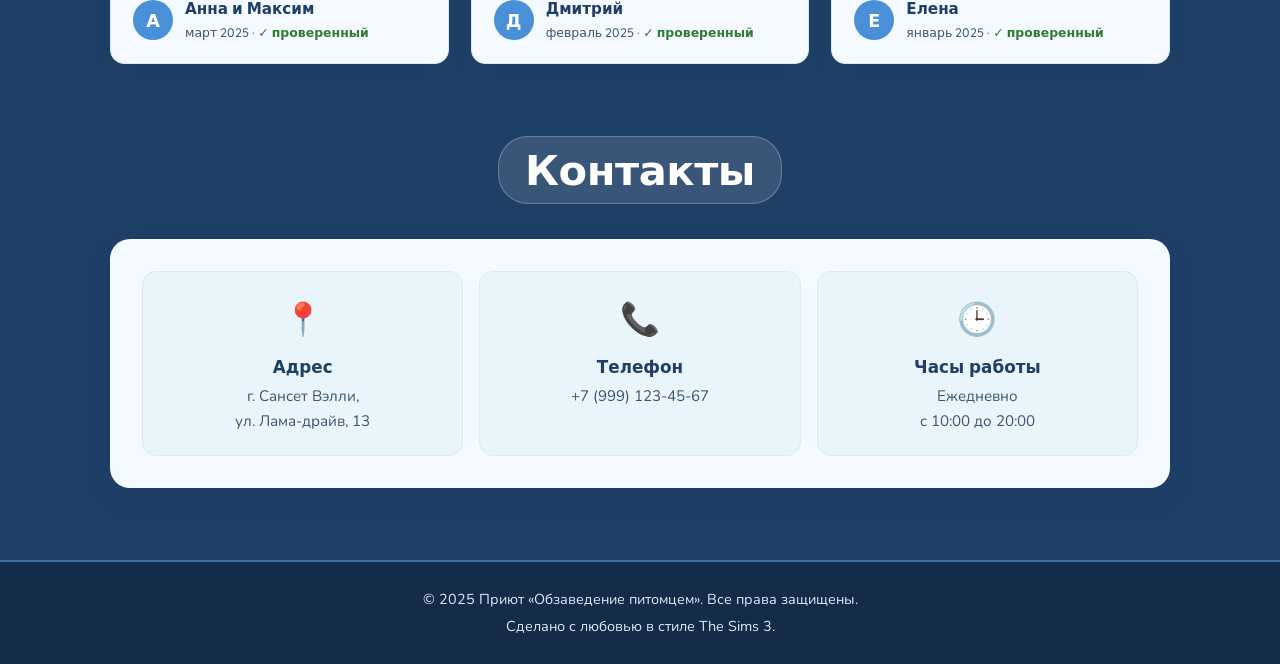
<file: deepseek2.html>
<!DOCTYPE html>
<html lang="ru">
<head>
    <meta charset="UTF-8">
    <meta name="viewport" content="width=device-width, initial-scale=1.0">
    <title>Приют «Обзаведение питомцем» — кошки, котята, щенята и жеребята в Сансет Вэлли</title>

    <!-- SEO -->
    <meta name="description" content="Приют «Обзаведение питомцем» в Сансет Вэлли — бесплатно отдаём кошек, котят, жеребят и пару «кот + мопс» в добрые руки. Все питомцы привиты, стерилизованы и имеют ветпаспорт.">
    <meta name="theme-color" content="#1E3F66">
    <link rel="canonical" href="https://example.com/">

    <!-- Open Graph -->
    <meta property="og:type" content="website">
    <meta property="og:title" content="Приют «Обзаведение питомцем» — найди друга в Сансет Вэлли">
    <meta property="og:description" content="Бесплатно отдаём кошек, котят, жеребят и пару «кот + мопс» в добрые руки.">
    <meta property="og:image" content="https://example.com/og-cover.svg">
    <meta property="og:url" content="https://example.com/">
    <meta name="twitter:card" content="summary_large_image">

    <!-- Favicon (SVG + fallback PNG) -->
    <link rel="icon" type="image/svg+xml" href="data:image/svg+xml,%3Csvg xmlns='http://www.w3.org/2000/svg' viewBox='0 0 100 100'%3E%3Crect width='100' height='100' rx='20' fill='%231E3F66'/%3E%3Ctext x='50' y='68' font-size='58' text-anchor='middle'%3E🐾%3C/text%3E%3C/svg%3E">
    <link rel="apple-touch-icon" href="data:image/svg+xml,%3Csvg xmlns='http://www.w3.org/2000/svg' viewBox='0 0 180 180'%3E%3Crect width='180' height='180' fill='%231E3F66'/%3E%3Ctext x='90' y='125' font-size='110' text-anchor='middle'%3E🐾%3C/text%3E%3C/svg%3E">

    <!-- Шрифты -->
    <link rel="preconnect" href="https://fonts.googleapis.com">
    <link rel="preconnect" href="https://fonts.gstatic.com" crossorigin>
    <link href="https://fonts.googleapis.com/css2?family=Nunito:wght@400;600;700;800&family=Quicksand:wght@500;600;700&display=swap" rel="stylesheet">

    <!-- Schema.org: Organization -->
    <script type="application/ld+json">
    {
      "@context": "https://schema.org",
      "@type": "AnimalShelter",
      "name": "Приют «Обзаведение питомцем»",
      "description": "Приют для кошек, собак и лошадей. Бесплатная передача питомцев в добрые руки.",
      "url": "https://example.com/",
      "logo": "https://example.com/logo.svg",
      "image": "https://example.com/og-cover.svg",
      "address": {
        "@type": "PostalAddress",
        "streetAddress": "ул. Лама-драйв, 13",
        "addressLocality": "Сансет Вэлли"
      },
      "telephone": "+7-999-123-45-67",
      "openingHours": "Mo-Su 10:00-20:00",
      "sameAs": [
        "https://vk.com/example",
        "https://t.me/example"
      ]
    }
    </script>
</head>
<body>

<!-- HEADER -->
<header>
    <div class="header-container">
        <a href="#" class="logo" aria-label="На главную">
            <span class="logo-icon" aria-hidden="true">🐾</span>
            Обзаведение питомцем
        </a>
        <button class="nav-toggle" type="button" aria-label="Открыть меню" aria-expanded="false" aria-controls="main-nav">☰</button>
        <nav id="main-nav" aria-label="Основная навигация">
            <ul>
                <li><a href="#about">О приюте</a></li>
                <li><a href="#pets">Питомцы</a></li>
                <li><a href="#how-to">Как приютить</a></li>
                <li><a href="#reviews">Отзывы</a></li>
                <li><a href="#contacts">Контакты</a></li>
            </ul>
        </nav>
    </div>
</header>

<!-- HERO -->
<section class="hero">
    <h1>Приют для кошек, собак и лошадей в Сансет Вэлли — найди друга в стиле The Sims 3</h1>
    <p class="hero-sub">Подари дом тому, кто ждёт тебя. Все питомцы привиты, стерилизованы и передаются бесплатно.</p>
    <div class="hero-actions">
        <a href="#pets" class="btn btn--primary">Смотреть питомцев</a>
        <a href="#how-to" class="btn btn--secondary">Как это работает</a>
    </div>
</section>

<!-- ABOUT -->
<section id="about" class="section about">
    <h2 class="section-title"><span>О приюте</span></h2>
    <div class="panel">
        <div class="about-content">
            <div class="about-text">
                <p>Приют «Обзаведение питомцем» работает с 2015 года. Мы верим, что каждый питомец заслуживает любящую семью, а выбор друга может быть таким же увлекательным, как в The Sims 3.</p>
                <p>Наша миссия — не просто найти дом для животных, но и создать атмосферу уюта и игры. Мы следим за здоровьем подопечных, социализируем их и помогаем подобрать идеальную пару для каждого хозяина.</p>
                <p>Все питомцы стерилизованы, привиты и имеют ветпаспорт. Мы передаём их бесплатно — но просим ответственности и любви.</p>
            </div>
            <div class="about-image" role="img" aria-label="Иллюстрация приюта в Сансет Вэлли">
                <svg viewBox="0 0 200 160" xmlns="http://www.w3.org/2000/svg" aria-hidden="true">
                    <rect width="200" height="160" fill="#EAF4FB" rx="12"/>
                    <polygon points="100,30 40,80 160,80" fill="#F2A65A"/>
                    <rect x="50" y="80" width="100" height="60" fill="#4A90D9"/>
                    <rect x="85" y="105" width="30" height="35" fill="#1E3F66"/>
                    <rect x="60" y="90" width="18" height="18" fill="#AEE2FF"/>
                    <rect x="122" y="90" width="18" height="18" fill="#AEE2FF"/>
                    <circle cx="160" cy="35" r="14" fill="#FFD166"/>
                </svg>
            </div>
        </div>
        <ul class="about-stats">
            <li><strong>10+</strong><span>лет работы</span></li>
            <li><strong>500+</strong><span>питомцев нашли дом</span></li>
            <li><strong>100%</strong><span>стерилизованы и привиты</span></li>
            <li><strong>0 ₽</strong><span>стоимость передачи</span></li>
        </ul>
    </div>
</section>

<!-- PETS -->
<section id="pets" class="section pets">
    <h2 class="section-title"><span>Наши питомцы</span></h2>
    <div class="pets-grid">

        <!-- Гугуля -->
        <article class="pet-card" itemscope itemtype="https://schema.org/Product">
            <div class="pet-image">
                <svg viewBox="0 0 200 200" role="img" aria-label="Гугуля — трёхмесячный котёнок, домашняя короткошёрстная">
                    <rect width="200" height="200" fill="#FFF4E6"/>
                    <circle cx="100" cy="115" r="55" fill="#F2A65A"/>
                    <polygon points="60,75 75,40 92,75" fill="#F2A65A"/>
                    <polygon points="140,75 125,40 108,75" fill="#F2A65A"/>
                    <circle cx="80" cy="110" r="7" fill="#1E3F66"/>
                    <circle cx="120" cy="110" r="7" fill="#1E3F66"/>
                    <ellipse cx="100" cy="130" rx="6" ry="4" fill="#1E3F66"/>
                </svg>
            </div>
            <h3 class="pet-name" itemprop="name">Гугуля</h3>
            <p class="pet-breed" itemprop="description">Домашняя короткошёрстная, 3 мес.</p>
            <span class="badge badge--free">Бесплатно</span>
            <ul class="pet-traits" aria-label="Черты характера">
                <li>🚀 Торпеда</li>
                <li>🧗 Любит приключения</li>
                <li>🥰 Лапочка</li>
            </ul>
            <p class="pet-note">Активная кошка, любит исследовать дом, подойдёт для семьи с детьми.</p>
            <button type="button" class="btn btn--primary" data-adopt data-pet="Гугуля">Приютить</button>
            <div itemprop="offers" itemscope itemtype="https://schema.org/Offer">
                <meta itemprop="price" content="0">
                <meta itemprop="priceCurrency" content="RUB">
                <link itemprop="availability" href="https://schema.org/InStock">
            </div>
        </article>

        <!-- Бе-бе -->
        <article class="pet-card" itemscope itemtype="https://schema.org/Product">
            <div class="pet-image">
                <svg viewBox="0 0 200 200" role="img" aria-label="Бе-бе — двухмесячный котёнок, домашняя короткошёрстная">
                    <rect width="200" height="200" fill="#EAF4FB"/>
                    <circle cx="100" cy="115" r="55" fill="#DCEBF7"/>
                    <polygon points="60,75 75,40 92,75" fill="#DCEBF7"/>
                    <polygon points="140,75 125,40 108,75" fill="#DCEBF7"/>
                    <circle cx="80" cy="110" r="7" fill="#4A90D9"/>
                    <circle cx="120" cy="110" r="7" fill="#4A90D9"/>
                    <ellipse cx="100" cy="130" rx="6" ry="4" fill="#4A90D9"/>
                </svg>
            </div>
            <h3 class="pet-name" itemprop="name">Бе-бе</h3>
            <p class="pet-breed" itemprop="description">Домашняя короткошёрстная, 2 мес.</p>
            <span class="badge badge--free">Бесплатно</span>
            <ul class="pet-traits" aria-label="Черты характера">
                <li>😴 Соня</li>
                <li>🤗 Ласковая</li>
                <li>🧶 Игривая</li>
            </ul>
            <p class="pet-note">Спокойная кошка, идеальна для квартиры, любит спать рядом с хозяином.</p>
            <button type="button" class="btn btn--primary" data-adopt data-pet="Бе-бе">Приютить</button>
            <div itemprop="offers" itemscope itemtype="https://schema.org/Offer">
                <meta itemprop="price" content="0">
                <meta itemprop="priceCurrency" content="RUB">
                <link itemprop="availability" href="https://schema.org/InStock">
            </div>
        </article>

        <!-- Блэз -->
        <article class="pet-card" itemscope itemtype="https://schema.org/Product">
            <div class="pet-image">
                <svg viewBox="0 0 200 200" role="img" aria-label="Блэз — трёхмесячный котёнок, метис">
                    <rect width="200" height="200" fill="#2E3440"/>
                    <circle cx="100" cy="115" r="55" fill="#1A1F2B"/>
                    <polygon points="60,75 75,40 92,75" fill="#1A1F2B"/>
                    <polygon points="140,75 125,40 108,75" fill="#1A1F2B"/>
                    <circle cx="80" cy="110" r="7" fill="#AEE2FF"/>
                    <circle cx="120" cy="110" r="7" fill="#AEE2FF"/>
                    <ellipse cx="100" cy="130" rx="6" ry="4" fill="#AEE2FF"/>
                </svg>
            </div>
            <h3 class="pet-name" itemprop="name">Блэз</h3>
            <p class="pet-breed" itemprop="description">Метис, 3 мес.</p>
            <span class="badge badge--free">Бесплатно</span>
            <ul class="pet-traits" aria-label="Черты характера">
                <li>🦇 Независимый</li>
                <li>🌙 Ночной</li>
                <li>👑 Гордый</li>
            </ul>
            <p class="pet-note">Самодостаточный кот, не требует внимания 24/7, подойдёт занятым людям.</p>
            <button type="button" class="btn btn--primary" data-adopt data-pet="Блэз">Приютить</button>
            <div itemprop="offers" itemscope itemtype="https://schema.org/Offer">
                <meta itemprop="price" content="0">
                <meta itemprop="priceCurrency" content="RUB">
                <link itemprop="availability" href="https://schema.org/InStock">
            </div>
        </article>

        <!-- Хунка Мунка -->
        <article class="pet-card" itemscope itemtype="https://schema.org/Product">
            <div class="pet-image">
                <svg viewBox="0 0 200 200" role="img" aria-label="Хунка Мунка — четырёхмесячная кошка, метис">
                    <rect width="200" height="200" fill="#FFF4E6"/>
                    <circle cx="100" cy="115" r="55" fill="#E8A87C"/>
                    <polygon points="60,75 75,40 92,75" fill="#E8A87C"/>
                    <polygon points="140,75 125,40 108,75" fill="#E8A87C"/>
                    <circle cx="80" cy="110" r="7" fill="#5A3A22"/>
                    <circle cx="120" cy="110" r="7" fill="#5A3A22"/>
                    <ellipse cx="100" cy="130" rx="6" ry="4" fill="#5A3A22"/>
                </svg>
            </div>
            <h3 class="pet-name" itemprop="name">Хунка Мунка</h3>
            <p class="pet-breed" itemprop="description">Метис, 4 мес.</p>
            <span class="badge badge--free">Бесплатно</span>
            <ul class="pet-traits" aria-label="Черты характера">
                <li>🎭 Хитрая</li>
                <li>🐟 Рыболов</li>
                <li>💤 Лежебока</li>
            </ul>
            <p class="pet-note">Обожает воду и рыбу, подойдёт для дома с аквариумом (закрытым!).</p>
            <button type="button" class="btn btn--primary" data-adopt data-pet="Хунка Мунка">Приютить</button>
            <div itemprop="offers" itemscope itemtype="https://schema.org/Offer">
                <meta itemprop="price" content="0">
                <meta itemprop="priceCurrency" content="RUB">
                <link itemprop="availability" href="https://schema.org/InStock">
            </div>
        </article>

        <!-- Нова -->
        <article class="pet-card" itemscope itemtype="https://schema.org/Product">
            <div class="pet-image">
                <svg viewBox="0 0 200 200" role="img" aria-label="Нова — пятимесячная кошка, домашняя короткошёрстная">
                    <rect width="200" height="200" fill="#EAF4FB"/>
                    <circle cx="100" cy="115" r="55" fill="#7EC8E3"/>
                    <polygon points="60,75 75,40 92,75" fill="#7EC8E3"/>
                    <polygon points="140,75 125,40 108,75" fill="#7EC8E3"/>
                    <circle cx="80" cy="110" r="7" fill="#1E3F66"/>
                    <circle cx="120" cy="110" r="7" fill="#1E3F66"/>
                    <ellipse cx="100" cy="130" rx="6" ry="4" fill="#1E3F66"/>
                </svg>
            </div>
            <h3 class="pet-name" itemprop="name">Нова</h3>
            <p class="pet-breed" itemprop="description">Домашняя короткошёрстная, 5 мес.</p>
            <span class="badge badge--free">Бесплатно</span>
            <ul class="pet-traits" aria-label="Черты характера">
                <li>⚡ Энергичная</li>
                <li>🏃 Быстрая</li>
                <li>🎾 Активная</li>
            </ul>
            <p class="pet-note">Носится по дому как торпеда, нужны игрушки и пространство для игр.</p>
            <button type="button" class="btn btn--primary" data-adopt data-pet="Нова">Приютить</button>
            <div itemprop="offers" itemscope itemtype="https://schema.org/Offer">
                <meta itemprop="price" content="0">
                <meta itemprop="priceCurrency" content="RUB">
                <link itemprop="availability" href="https://schema.org/InStock">
            </div>
        </article>

        <!-- Персик -->
        <article class="pet-card" itemscope itemtype="https://schema.org/Product">
            <div class="pet-image">
                <svg viewBox="0 0 200 200" role="img" aria-label="Персик — шестимесячный жеребёнок, помесь">
                    <rect width="200" height="200" fill="#FFF4E6"/>
                    <ellipse cx="100" cy="130" rx="70" ry="45" fill="#D4A574"/>
                    <rect x="40" y="100" width="18" height="60" fill="#D4A574"/>
                    <rect x="142" y="100" width="18" height="60" fill="#D4A574"/>
                    <ellipse cx="60" cy="80" rx="25" ry="35" fill="#D4A574"/>
                    <circle cx="55" cy="70" r="4" fill="#1E3F66"/>
                    <circle cx="72" cy="70" r="4" fill="#1E3F66"/>
                    <ellipse cx="63" cy="85" rx="5" ry="3" fill="#1E3F66"/>
                </svg>
            </div>
            <h3 class="pet-name" itemprop="name">Персик</h3>
            <p class="pet-breed" itemprop="description">Помесь, жеребёнок, 6 мес.</p>
            <span class="badge badge--free">Бесплатно</span>
            <ul class="pet-traits" aria-label="Черты характера">
                <li>🐎 Неприхотливая</li>
                <li>🌾 Любит овёс</li>
                <li>❤️ Добрая</li>
            </ul>
            <p class="pet-note">Спокойный жеребёнок, подойдёт для начинающих наездников.</p>
            <button type="button" class="btn btn--primary" data-adopt data-pet="Персик">Приютить</button>
            <div itemprop="offers" itemscope itemtype="https://schema.org/Offer">
                <meta itemprop="price" content="0">
                <meta itemprop="priceCurrency" content="RUB">
                <link itemprop="availability" href="https://schema.org/InStock">
            </div>
        </article>

        <!-- ПАРА: Тимон + Патрик -->
        <article class="pet-card pet-card--pair" itemscope itemtype="https://schema.org/Product">
            <span class="pair-badge">Только вместе</span>
            <div class="pet-image pet-image--pair">
                <svg viewBox="0 0 200 200" role="img" aria-label="Тимон — пожилой кот, и Патрик — взрослый мопс, неразлучные друзья">
                    <rect width="200" height="200" fill="#FFF3E0"/>
                    <!-- Кот -->
                    <circle cx="65" cy="115" r="38" fill="#A0A0A0"/>
                    <polygon points="42,85 52,60 65,85" fill="#A0A0A0"/>
                    <polygon points="88,85 78,60 65,85" fill="#A0A0A0"/>
                    <circle cx="55" cy="110" r="5" fill="#1E3F66"/>
                    <circle cx="75" cy="110" r="5" fill="#1E3F66"/>
                    <!-- Мопс -->
                    <circle cx="140" cy="120" r="35" fill="#C9A87C"/>
                    <ellipse cx="140" cy="135" rx="20" ry="15" fill="#8B6F47"/>
                    <circle cx="130" cy="110" r="5" fill="#1E3F66"/>
                    <circle cx="150" cy="110" r="5" fill="#1E3F66"/>
                    <ellipse cx="140" cy="128" rx="5" ry="4" fill="#1E3F66"/>
                </svg>
            </div>
            <h3 class="pet-name" itemprop="name">Тимон &amp; Патрик</h3>
            <p class="pet-breed" itemprop="description">Пожилой кот + взрослый мопс</p>
            <span class="badge badge--free">Бесплатно, только парой</span>
            <ul class="pet-traits" aria-label="Черты характера">
                <li>🤝 Неразлучные друзья</li>
                <li>🛋️ Спокойные домоседы</li>
                <li>💞 Ищут один дом на двоих</li>
            </ul>
            <p class="pet-note">Тимон — кот, 18 лет, мудрый и ласковый. Патрик — мопс, 6 лет, добродушный, немного храпит. Отдаём только вместе.</p>
            <button type="button" class="btn btn--primary" data-adopt data-pet="Тимон и Патрик (только вместе)">Приютить пару</button>
            <div itemprop="offers" itemscope itemtype="https://schema.org/Offer">
                <meta itemprop="price" content="0">
                <meta itemprop="priceCurrency" content="RUB">
                <link itemprop="availability" href="https://schema.org/InStock">
            </div>
        </article>

    </div>

    <div class="pets-cta">
        <p>Не нашли подходящего друга? Позвоните — подберём вместе.</p>
        <a href="#contacts" class="btn btn--secondary">Связаться с приютом</a>
    </div>
</section>

<!-- HOW TO -->
<section id="how-to" class="section how-to">
    <h2 class="section-title"><span>Как приютить</span></h2>
    <div class="steps-container">
        <div class="step-card">
            <div class="step-number">1</div>
            <h3>Выберите питомца</h3>
            <p>Просмотрите карточки и найдите того, кто вам по душе. Обратите внимание на черты характера.</p>
        </div>
        <div class="step-card">
            <div class="step-number">2</div>
            <h3>Оставьте заявку</h3>
            <p>Нажмите «Приютить» или позвоните нам. Мы свяжемся с вами в течение дня.</p>
        </div>
        <div class="step-card">
            <div class="step-number">3</div>
            <h3>Познакомьтесь</h3>
            <p>Приезжайте в приют, чтобы пообщаться с питомцем и убедиться, что вы подходите друг другу.</p>
        </div>
        <div class="step-card">
            <div class="step-number">4</div>
            <h3>Заберите домой</h3>
            <p>Подпишите договор, получите ветпаспорт и заберите нового друга в любящий дом!</p>
        </div>
    </div>
    <div class="how-to-cta">
        <a href="#pets" class="btn btn--primary">Выбрать питомца</a>
    </div>
</section>

<!-- REVIEWS -->
<section id="reviews" class="section reviews">
    <h2 class="section-title"><span>Отзывы</span></h2>
    <div class="reviews-grid">
        <article class="review-card" itemscope itemtype="https://schema.org/Review">
            <div class="review-rating" aria-label="5 из 5">★★★★★</div>
            <p class="review-text" itemprop="reviewBody">«Забрали отсюда кошечку Нову. Она оказалась настоящей торпедой! Носится по дому, как в Sims. Очень довольны, спасибо приюту!»</p>
            <div class="review-author">
                <span class="review-avatar" aria-hidden="true">А</span>
                <span>
                    <strong itemprop="author">Анна и Максим</strong>
                    <span class="review-date">март 2025 · <span class="review-verified">✓ проверенный</span></span>
                </span>
            </div>
        </article>
        <article class="review-card" itemscope itemtype="https://schema.org/Review">
            <div class="review-rating" aria-label="5 из 5">★★★★★</div>
            <p class="review-text" itemprop="reviewBody">«Процесс выбора был как в игре! Карточки с чертами характера очень помогли. Забрали Гугулю, она лапочка.»</p>
            <div class="review-author">
                <span class="review-avatar" aria-hidden="true">Д</span>
                <span>
                    <strong itemprop="author">Дмитрий</strong>
                    <span class="review-date">февраль 2025 · <span class="review-verified">✓ проверенный</span></span>
                </span>
            </div>
        </article>
        <article class="review-card" itemscope itemtype="https://schema.org/Review">
            <div class="review-rating" aria-label="4 из 5">★★★★☆</div>
            <p class="review-text" itemprop="reviewBody">«Отличный приют. Всё честно, бесплатно, с заботой о животных. Немного долго ждали ответа, но это того стоило. Блэз — наш любимец!»</p>
            <div class="review-author">
                <span class="review-avatar" aria-hidden="true">Е</span>
                <span>
                    <strong itemprop="author">Елена</strong>
                    <span class="review-date">январь 2025 · <span class="review-verified">✓ проверенный</span></span>
                </span>
            </div>
        </article>
    </div>
</section>

<!-- CONTACTS -->
<section id="contacts" class="section contacts">
    <h2 class="section-title"><span>Контакты</span></h2>
    <div class="panel">
        <div class="contacts-content">
            <a class="contact-item" href="https://maps.google.com/?q=Сансет+Вэлли+Лама-драйв+13" target="_blank" rel="noopener">
                <span class="contact-icon" aria-hidden="true">📍</span>
                <h3>Адрес</h3>
                <p>г. Сансет Вэлли,<br>ул. Лама-драйв, 13</p>
            </a>
            <a class="contact-item" href="tel:+79991234567">
                <span class="contact-icon" aria-hidden="true">📞</span>
                <h3>Телефон</h3>
                <p>+7 (999) 123-45-67</p>
            </a>
            <div class="contact-item">
                <span class="contact-icon" aria-hidden="true">🕒</span>
                <h3>Часы работы</h3>
                <p>Ежедневно<br>с 10:00 до 20:00</p>
            </div>
        </div>
    </div>
</section>

<!-- FOOTER -->
<footer>
    <p>© 2025 Приют «Обзаведение питомцем». Все права защищены.</p>
    <p>Сделано с любовью в стиле The Sims 3.</p>
</footer>

<!-- МОДАЛКА -->
<div class="modal" id="adopt-modal" role="dialog" aria-modal="true" aria-labelledby="modal-title" hidden>
    <div class="modal-dialog">
        <button type="button" class="modal-close" aria-label="Закрыть окно">×</button>
        <div class="modal-body">
            <h3 id="modal-title">Заявка на питомца</h3>
            <p>Оставьте контакты — мы свяжемся с вами в течение дня.</p>
            <form id="adopt-form" novalidate>
                <div class="form-field">
                    <label for="pet-field">Питомец</label>
                    <input type="text" id="pet-field" name="pet" readonly aria-describedby="pet-desc">
                    <p id="pet-desc" class="field-hint">Вы выбрали этого питомца. Если хотите другого — закройте окно и выберите заново.</p>
                </div>
                <div class="form-field">
                    <label for="name-field">Ваше имя *</label>
                    <input type="text" id="name-field" name="name" required autocomplete="name" minlength="2" aria-describedby="name-error">
                    <p id="name-error" class="field-error" aria-live="polite" hidden>Введите имя (минимум 2 символа)</p>
                </div>
                <div class="form-field">
                    <label for="phone-field">Телефон *</label>
                    <input type="tel" id="phone-field" name="phone" required autocomplete="tel" placeholder="+7 (___) ___-__-__" pattern="[+0-9\s\-\(\)]{10,20}" aria-describedby="phone-error">
                    <p id="phone-error" class="field-error" aria-live="polite" hidden>Введите телефон в формате +7 (999) 123-45-67</p>
                </div>
                <div class="form-field">
                    <label for="comment-field">Комментарий</label>
                    <textarea id="comment-field" name="comment" rows="3" placeholder="Расскажите о себе или задайте вопрос"></textarea>
                </div>
                <label class="form-consent">
                    <input type="checkbox" name="consent" required aria-describedby="consent-error">
                    <span>Согласен на обработку персональных данных</span>
                </label>
                <p id="consent-error" class="field-error" aria-live="polite" hidden>Нужно согласие на обработку данных</p>
                <div class="form-actions">
                    <button type="button" class="btn btn--secondary modal-cancel">Отмена</button>
                    <button type="submit" class="btn btn--primary">Отправить</button>
                </div>
            </form>
        </div>
        <div class="form-success" hidden aria-live="polite">
            <span class="check" aria-hidden="true">✅</span>
            <h3>Заявка отправлена!</h3>
            <p>Мы свяжемся с вами в ближайшее время.</p>
            <button type="button" class="btn btn--primary modal-cancel" style="margin-top:14px;">Отлично</button>
        </div>
    </div>
</div>

<style>
/* --- ПЕРЕМЕННЫЕ --- */
:root {
    --bg-deep: #1E3F66;
    --bg-mid: #2E5C8A;
    --bg-surface: #F4FAFF;
    --bg-surface-alt: #EAF4FB;

    --accent: #F2A65A;
    --accent-hover: #E08F3C;
    --accent-shadow: #A85F1E;

    --primary: #4A90D9;
    --primary-hover: #3A7BC0;
    --primary-shadow: #1E3F66;

    --text-dark: #1A2B3C;
    --text-body: #3A5670;
    --text-light: #FFFFFF;
    --text-muted: #DCEBF7;

    --success: #2E7D32;
    --success-bg: #E8F5E9;

    --border-light: #D6EAF8;
    --border-mid: #AEE2FF;

    --font-main: 'Nunito', system-ui, sans-serif;
    --font-heading: 'Quicksand', system-ui, sans-serif;

    --radius-sm: 10px;
    --radius-md: 14px;
    --radius-lg: 20px;
    --radius-pill: 25px;

    --section-gap: 72px;

    --shadow-sm: 0 2px 6px rgba(30,63,102,0.08);
    --shadow-md: 0 6px 18px rgba(30,63,102,0.12);
    --shadow-lg: 0 12px 28px rgba(30,63,102,0.18);
}

* { box-sizing: border-box; margin: 0; padding: 0; }
html { scroll-behavior: smooth; }

body {
    font-family: var(--font-main);
    background: var(--bg-deep);
    color: var(--text-dark);
    line-height: 1.6;
    overflow-x: hidden;
    min-height: 100vh;
}

img, svg { max-width: 100%; display: block; }

/* --- ДОСТУПНОСТЬ --- */
:focus-visible {
    outline: 3px solid var(--accent);
    outline-offset: 3px;
    border-radius: 6px;
}

@media (prefers-reduced-motion: reduce) {
    *, *::before, *::after {
        animation-duration: 0.01ms !important;
        animation-iteration-count: 1 !important;
        transition-duration: 0.01ms !important;
        scroll-behavior: auto !important;
    }
}

/* --- КНОПКИ --- */
.btn {
    display: inline-flex;
    align-items: center;
    justify-content: center;
    gap: 8px;
    font-family: var(--font-heading);
    font-weight: 700;
    font-size: 1rem;
    padding: 12px 26px;
    border-radius: var(--radius-pill);
    border: 2px solid transparent;
    text-decoration: none;
    cursor: pointer;
    transition: transform 0.15s ease, box-shadow 0.15s ease, background 0.15s ease;
    min-height: 46px;
    white-space: nowrap;
}

.btn--primary {
    background: var(--accent);
    color: #fff;
    border-color: var(--accent);
    box-shadow: 0 4px 0 var(--accent-shadow), var(--shadow-md);
    text-shadow: 0 1px 1px rgba(0,0,0,0.15);
}
.btn--primary:hover {
    background: var(--accent-hover);
    border-color: var(--accent-hover);
    transform: translateY(2px);
    box-shadow: 0 2px 0 var(--accent-shadow), var(--shadow-sm);
}
.btn--primary:active {
    transform: translateY(4px);
    box-shadow: 0 0 0 var(--accent-shadow);
}

.btn--secondary {
    background: transparent;
    color: var(--text-light);
    border-color: var(--text-light);
    box-shadow: none;
}
.btn--secondary:hover {
    background: rgba(255,255,255,0.15);
}

/* Внутри светлых блоков secondary тёмный */
.panel .btn--secondary,
.modal-dialog .btn--secondary {
    color: var(--bg-deep);
    border-color: var(--bg-deep);
}
.panel .btn--secondary:hover,
.modal-dialog .btn--secondary:hover {
    background: rgba(30,63,102,0.08);
}

/* --- ЗАГОЛОВКИ СЕКЦИЙ --- */
.section {
    scroll-margin-top: 90px;
    max-width: 1100px;
    margin: 0 auto var(--section-gap);
    padding: 0 20px;
    opacity: 0;
    transform: translateY(20px);
    transition: opacity 0.6s ease, transform 0.6s ease;
}
.section.is-visible {
    opacity: 1;
    transform: translateY(0);
}
@media (prefers-reduced-motion: reduce) {
    .section { opacity: 1; transform: none; }
}

.section-title {
    font-family: var(--font-heading);
    font-size: clamp(1.8rem, 4.5vw, 2.6rem);
    text-align: center;
    color: var(--text-light);
    margin-bottom: 2.2rem;
    letter-spacing: -0.01em;
    line-height: 1.2;
}
.section-title span {
    display: inline-block;
    background: rgba(255,255,255,0.12);
    padding: 8px 26px;
    border-radius: 30px;
    border: 1px solid rgba(255,255,255,0.25);
}

/* --- HEADER --- */
header {
    position: sticky;
    top: 0;
    z-index: 1000;
    background: var(--bg-deep);
    border-bottom: 2px solid #3A6EA5;
    box-shadow: 0 4px 14px rgba(0,0,0,0.25);
    padding: 10px 20px;
}
.header-container {
    max-width: 1200px;
    margin: 0 auto;
    display: flex;
    justify-content: space-between;
    align-items: center;
    gap: 15px;
}
.logo {
    font-family: var(--font-heading);
    font-size: 1.35rem;
    font-weight: 800;
    color: var(--text-light);
    display: flex;
    align-items: center;
    gap: 10px;
    text-decoration: none;
}
.logo-icon { font-size: 1.7rem; }

nav ul {
    display: flex;
    list-style: none;
    gap: 4px;
    flex-wrap: wrap;
}
nav a {
    color: var(--text-light);
    text-decoration: none;
    font-family: var(--font-heading);
    font-weight: 600;
    font-size: 0.98rem;
    padding: 8px 14px;
    border-radius: var(--radius-sm);
    transition: background 0.2s ease, color 0.2s ease;
}
nav a:hover,
nav a:focus-visible {
    background: rgba(255,255,255,0.12);
}
nav a.is-active {
    background: var(--accent);
    color: #fff;
}

.nav-toggle {
    display: none;
    background: transparent;
    border: 2px solid var(--border-mid);
    border-radius: var(--radius-sm);
    color: var(--text-light);
    font-size: 1.4rem;
    width: 44px;
    height: 44px;
    cursor: pointer;
}

/* --- HERO --- */
.hero {
    padding: clamp(60px, 10vw, 100px) 20px;
    text-align: center;
    display: flex;
    flex-direction: column;
    align-items: center;
    justify-content: center;
    min-height: 60vh;
    background:
        radial-gradient(circle at 20% 20%, rgba(74,144,217,0.35), transparent 50%),
        radial-gradient(circle at 80% 80%, rgba(242,166,90,0.18), transparent 50%);
}
.hero h1 {
    font-family: var(--font-heading);
    font-size: clamp(1.9rem, 5vw, 3rem);
    line-height: 1.15;
    color: var(--text-light);
    letter-spacing: -0.015em;
    margin-bottom: 18px;
    max-width: 18ch;
}
.hero-sub {
    font-size: clamp(1rem, 2.2vw, 1.2rem);
    color: var(--text-muted);
    margin-bottom: 32px;
    max-width: 56ch;
}
.hero-actions {
    display: flex;
    gap: 14px;
    flex-wrap: wrap;
    justify-content: center;
}

/* --- ПАНЕЛИ --- */
.panel {
    background: var(--bg-surface);
    border-radius: var(--radius-lg);
    box-shadow: var(--shadow-lg);
    padding: 32px;
}

/* --- ABOUT --- */
.about-content {
    display: flex;
    gap: 32px;
    align-items: center;
    flex-wrap: wrap;
    margin-bottom: 28px;
}
.about-text { flex: 1 1 320px; max-width: 60ch; color: var(--text-body); font-size: 1.05rem; }
.about-text p { margin-bottom: 14px; }
.about-text p:last-child { margin-bottom: 0; }
.about-image {
    flex: 1 1 260px;
    max-width: 360px;
    border-radius: var(--radius-md);
    overflow: hidden;
    box-shadow: var(--shadow-md);
}
.about-image svg { width: 100%; height: auto; }

.about-stats {
    list-style: none;
    display: grid;
    grid-template-columns: repeat(auto-fit, minmax(140px, 1fr));
    gap: 16px;
    padding-top: 24px;
    border-top: 1px solid var(--border-light);
}
.about-stats li {
    text-align: center;
    display: flex;
    flex-direction: column;
    gap: 2px;
}
.about-stats strong {
    font-family: var(--font-heading);
    font-size: 1.6rem;
    color: var(--bg-deep);
    font-weight: 800;
}
.about-stats span {
    font-size: 0.88rem;
    color: var(--text-body);
}

/* --- КАРТОЧКИ ПИТОМЦЕВ --- */
.pets-grid {
    display: grid;
    grid-template-columns: repeat(auto-fill, minmax(260px, 1fr));
    gap: 24px;
}
.pet-card {
    background: var(--bg-surface);
    border: 1px solid var(--border-light);
    border-radius: var(--radius-md);
    padding: 18px;
    text-align: center;
    display: flex;
    flex-direction: column;
    box-shadow: var(--shadow-md);
    transition: transform 0.2s ease, box-shadow 0.2s ease;
}
.pet-card:hover,
.pet-card:focus-within {
    transform: translateY(-4px);
    box-shadow: var(--shadow-lg);
}
.pet-image {
    width: 100%;
    aspect-ratio: 1 / 1;
    background: var(--bg-surface-alt);
    border-radius: var(--radius-sm);
    overflow: hidden;
    margin-bottom: 14px;
}
.pet-image svg { width: 100%; height: 100%; }

.pet-name {
    font-family: var(--font-heading);
    font-size: 1.5rem;
    font-weight: 700;
    color: var(--bg-deep);
    margin-bottom: 4px;
    letter-spacing: -0.01em;
}
.pet-breed {
    font-size: 0.92rem;
    color: var(--text-body);
    margin-bottom: 10px;
    font-weight: 600;
}
.badge {
    display: inline-block;
    font-weight: 800;
    font-size: 0.78rem;
    padding: 5px 14px;
    border-radius: 20px;
    margin: 0 auto 12px;
    letter-spacing: 0.3px;
}
.badge--free {
    background: var(--success-bg);
    color: var(--success);
    border: 1px solid #C8E6C9;
}

.pet-traits {
    list-style: none;
    display: flex;
    flex-wrap: wrap;
    gap: 6px;
    justify-content: center;
    margin-bottom: 12px;
}
.pet-traits li {
    background: var(--bg-surface-alt);
    border: 1px solid var(--border-light);
    color: var(--text-dark);
    font-size: 0.82rem;
    font-weight: 600;
    padding: 4px 10px;
    border-radius: 14px;
}
.pet-note {
    font-size: 0.88rem;
    color: var(--text-body);
    margin-bottom: 14px;
    flex-grow: 1;
    text-align: left;
}
.pet-card .btn { width: 100%; }

/* --- ПАРА --- */
.pet-card--pair {
    grid-column: span 2;
    background: linear-gradient(180deg, #FFF9F0 0%, #FFEFD8 100%);
    border-color: #FFE0B2;
    position: relative;
}
.pair-badge {
    position: absolute;
    top: 14px;
    right: 14px;
    background: var(--accent);
    color: #fff;
    font-family: var(--font-heading);
    font-weight: 800;
    font-size: 0.74rem;
    letter-spacing: 0.4px;
    text-transform: uppercase;
    padding: 5px 12px;
    border-radius: 20px;
    box-shadow: 0 3px 0 var(--accent-shadow);
    z-index: 2;
}
.pet-image--pair { background: #FFF3E0; }

@media (max-width: 900px) {
    .pet-card--pair { grid-column: span 2; }
}
@media (max-width: 640px) {
    .pet-card--pair { grid-column: span 1; }
}

/* --- КАК ПРИЮТИТЬ --- */
.steps-container {
    display: grid;
    grid-template-columns: repeat(auto-fit, minmax(200px, 1fr));
    gap: 20px;
}
.step-card {
    background: rgba(255,255,255,0.08);
    border: 1px solid rgba(255,255,255,0.18);
    border-radius: var(--radius-md);
    padding: 24px 20px;
    text-align: center;
    color: var(--text-light);
    transition: background 0.25s ease, transform 0.2s ease;
}
.step-card:hover { background: rgba(255,255,255,0.14); transform: translateY(-2px); }
.step-number {
    display: inline-flex;
    align-items: center;
    justify-content: center;
    width: 48px; height: 48px;
    background: var(--accent);
    border-radius: 50%;
    font-family: var(--font-heading);
    font-weight: 800;
    font-size: 1.4rem;
    color: #fff;
    margin-bottom: 14px;
    box-shadow: 0 3px 0 var(--accent-shadow);
}
.step-card h3 {
    font-family: var(--font-heading);
    font-size: 1.15rem;
    margin-bottom: 8px;
}
.step-card p { font-size: 0.92rem; color: var(--text-muted); }

.how-to-cta {
    text-align: center;
    margin-top: 32px;
}

/* --- ОТЗЫВЫ --- */
.reviews-grid {
    display: grid;
    grid-template-columns: repeat(auto-fit, minmax(280px, 1fr));
    gap: 22px;
}
.review-card {
    background: var(--bg-surface);
    border: 1px solid var(--border-light);
    border-radius: var(--radius-md);
    padding: 24px 22px 20px;
    box-shadow: var(--shadow-md);
    display: flex;
    flex-direction: column;
}
.review-rating {
    color: #FFB800;
    font-size: 1.15rem;
    margin-bottom: 10px;
    letter-spacing: 2px;
}
.review-text {
    font-style: italic;
    color: var(--text-body);
    margin-bottom: 16px;
    font-size: 0.98rem;
    flex-grow: 1;
}
.review-author {
    display: flex;
    align-items: center;
    gap: 12px;
    font-family: var(--font-heading);
    color: var(--bg-deep);
}
.review-avatar {
    width: 40px; height: 40px;
    border-radius: 50%;
    background: var(--primary);
    color: #fff;
    display: inline-flex;
    align-items: center;
    justify-content: center;
    font-weight: 800;
    font-size: 1.1rem;
    flex-shrink: 0;
}
.review-author strong { font-size: 0.95rem; display: block; }
.review-date {
    display: block;
    font-weight: 500;
    font-size: 0.78rem;
    color: var(--text-body);
    margin-top: 2px;
}
.review-verified { color: var(--success); font-weight: 700; }

/* --- КОНТАКТЫ --- */
.contacts-content {
    display: grid;
    grid-template-columns: repeat(auto-fit, minmax(200px, 1fr));
    gap: 16px;
}
.contact-item {
    display: block;
    background: var(--bg-surface-alt);
    border: 1px solid var(--border-light);
    border-radius: var(--radius-md);
    padding: 22px 18px;
    text-align: center;
    color: var(--text-dark);
    text-decoration: none;
    transition: background 0.2s ease, transform 0.2s ease;
}
.contact-item:hover {
    background: #DCEBF7;
    transform: translateY(-2px);
}
.contact-icon {
    font-size: 2rem;
    margin-bottom: 8px;
    display: block;
}
.contact-item h3 {
    font-family: var(--font-heading);
    font-size: 1.05rem;
    margin-bottom: 4px;
    color: var(--bg-deep);
}
.contact-item p {
    font-size: 0.95rem;
    color: var(--text-body);
}

/* --- CTA В КОНЦЕ ПИТОМЦЕВ --- */
.pets-cta {
    text-align: center;
    margin-top: 40px;
    color: var(--text-light);
}
.pets-cta p { margin-bottom: 14px; font-size: 1.05rem; }
.pets-cta .btn--secondary { color: var(--text-light); border-color: var(--text-light); }

/* --- ФУТЕР --- */
footer {
    background: #142C48;
    border-top: 2px solid #3A6EA5;
    padding: 26px 20px;
    text-align: center;
    color: var(--text-muted);
    font-size: 0.9rem;
}
footer p + p { margin-top: 4px; }
footer a { color: var(--border-mid); }

/* --- МОДАЛКА --- */
.modal {
    position: fixed;
    inset: 0;
    background: rgba(15,30,50,0.78);
    display: none;
    align-items: center;
    justify-content: center;
    padding: 20px;
    z-index: 2000;
}
.modal.is-open { display: flex; }
.modal-dialog {
    background: var(--bg-surface);
    border-radius: var(--radius-lg);
    padding: 30px 26px;
    max-width: 480px;
    width: 100%;
    box-shadow: 0 20px 50px rgba(0,0,0,0.5);
    position: relative;
    max-height: 90vh;
    overflow-y: auto;
}
.modal-dialog h3 {
    font-family: var(--font-heading);
    color: var(--bg-deep);
    font-size: 1.45rem;
    margin-bottom: 6px;
}
.modal-dialog > .modal-body > p { color: var(--text-body); margin-bottom: 18px; font-size: 0.95rem; }
.modal-close {
    position: absolute;
    top: 12px; right: 14px;
    background: transparent;
    border: none;
    font-size: 1.6rem;
    line-height: 1;
    color: var(--text-body);
    cursor: pointer;
    padding: 4px 10px;
    border-radius: var(--radius-sm);
}
.modal-close:hover { background: rgba(74,144,217,0.12); }

.form-field { margin-bottom: 14px; }
.form-field label {
    display: block;
    font-weight: 700;
    font-size: 0.88rem;
    color: var(--bg-deep);
    margin-bottom: 4px;
}
.form-field input,
.form-field textarea {
    width: 100%;
    padding: 10px 12px;
    border: 2px solid var(--border-light);
    border-radius: var(--radius-sm);
    font-family: inherit;
    font-size: 0.95rem;
    background: #fff;
    color: var(--text-dark);
}
.form-field input:focus,
.form-field textarea:focus {
    border-color: var(--accent);
    outline: none;
}
.form-field input[aria-invalid="true"] { border-color: #C62828; }
.field-hint { font-size: 0.78rem; color: var(--text-body); margin-top: 4px; }
.field-error { font-size: 0.8rem; color: #C62828; margin-top: 4px; font-weight: 600; }

.form-consent {
    font-size: 0.82rem;
    color: var(--text-body);
    margin-bottom: 14px;
    display: flex;
    gap: 8px;
    align-items: flex-start;
}
.form-consent input { margin-top: 3px; }
.form-actions { display: flex; gap: 10px; justify-content: flex-end; flex-wrap: wrap; }
.modal-dialog .btn { padding: 10px 22px; font-size: 0.95rem; }

.form-success {
    text-align: center;
    padding: 10px 0;
}
.form-success .check {
    font-size: 3rem;
    display: block;
    margin-bottom: 8px;
}

/* --- АДАПТИВ --- */
@media (max-width: 768px) {
    .header-container { flex-wrap: wrap; }
    .nav-toggle { display: inline-flex; align-items: center; justify-content: center; }
    nav { display: none; width: 100%; }
    nav.is-open { display: block; }
    nav ul { flex-direction: column; gap: 4px; padding: 10px 0 5px; }
    nav a { display: block; padding: 12px 14px; }
}

@media (max-width: 480px) {
    :root { --section-gap: 50px; }
    .hero { padding: 50px 16px; }
    .panel { padding: 22px 18px; }
    .btn { font-size: 0.95rem; padding: 11px 22px; }
    .pets-grid, .steps-container, .reviews-grid, .contacts-content {
        grid-template-columns: 1fr;
    }
    .about-image { max-width: 100%; }
    .pet-card--pair { grid-column: span 1; }
}

/* --- СКРОЛЛБАР --- */
html { scrollbar-color: var(--primary) var(--bg-deep); scrollbar-width: thin; }
::-webkit-scrollbar { width: 12px; }
::-webkit-scrollbar-track { background: var(--bg-deep); }
::-webkit-scrollbar-thumb {
    background: var(--primary);
    border-radius: 6px;
    border: 2px solid var(--bg-deep);
}
::-webkit-scrollbar-thumb:hover { background: #6FB0E8; }
</style>

<script>
// --- Мобильное меню ---
const navToggle = document.querySelector('.nav-toggle');
const nav = document.getElementById('main-nav');

function closeMenu() {
    nav.classList.remove('is-open');
    navToggle.setAttribute('aria-expanded', 'false');
    navToggle.setAttribute('aria-label', 'Открыть меню');
}

navToggle.addEventListener('click', (e) => {
    e.stopPropagation();
    const isOpen = nav.classList.toggle('is-open');
    navToggle.setAttribute('aria-expanded', String(isOpen));
    navToggle.setAttribute('aria-label', isOpen ? 'Закрыть меню' : 'Открыть меню');
});

nav.querySelectorAll('a').forEach(link => {
    link.addEventListener('click', closeMenu);
});

document.addEventListener('click', (e) => {
    if (nav.classList.contains('is-open') && !nav.contains(e.target) && e.target !== navToggle) {
        closeMenu();
    }
});

document.addEventListener('keydown', (e) => {
    if (e.key === 'Escape' && nav.classList.contains('is-open')) closeMenu();
});

// --- Active-состояние навигации ---
const navLinks = document.querySelectorAll('#main-nav a');
const sections = Array.from(navLinks).map(link => document.querySelector(link.getAttribute('href'))).filter(Boolean);

const navObserver = new IntersectionObserver((entries) => {
    entries.forEach(entry => {
        if (entry.isIntersecting) {
            navLinks.forEach(link => link.classList.remove('is-active'));
            const active = document.querySelector(`#main-nav a[href="#${entry.target.id}"]`);
            if (active) active.classList.add('is-active');
        }
    });
}, { rootMargin: '-40% 0px -55% 0px' });

sections.forEach(s => navObserver.observe(s));

// --- Fade-in секций ---
const sectionsToReveal = document.querySelectorAll('.section');
const revealObserver = new IntersectionObserver((entries) => {
    entries.forEach(entry => {
        if (entry.isIntersecting) {
            entry.target.classList.add('is-visible');
            revealObserver.unobserve(entry.target);
        }
    });
}, { threshold: 0.1 });
sectionsToReveal.forEach(s => revealObserver.observe(s));

// --- Модалка ---
const modal = document.getElementById('adopt-modal');
const dialog = modal.querySelector('.modal-dialog');
const form = document.getElementById('adopt-form');
const success = modal.querySelector('.form-success');
const petField = document.getElementById('pet-field');
let lastFocused = null;

function openModal(petName) {
    lastFocused = document.activeElement;
    form.reset();
    form.hidden = false;
    success.hidden = true;
    petField.value = petName;
    modal.hidden = false;
    modal.classList.add('is-open');
    document.body.style.overflow = 'hidden';
    // Сброс ошибок
    form.querySelectorAll('.field-error').forEach(el => el.hidden = true);
    form.querySelectorAll('[aria-invalid]').forEach(el => el.removeAttribute('aria-invalid'));
    setTimeout(() => document.getElementById('name-field').focus(), 30);
}

function closeModal() {
    modal.classList.remove('is-open');
    modal.hidden = true;
    document.body.style.overflow = '';
    if (lastFocused) lastFocused.focus();
}

document.querySelectorAll('[data-adopt]').forEach(btn => {
    btn.addEventListener('click', () => openModal(btn.dataset.pet || ''));
});

modal.querySelectorAll('.modal-cancel').forEach(btn => btn.addEventListener('click', closeModal));
modal.addEventListener('click', e => { if (e.target === modal) closeModal(); });
document.addEventListener('keydown', e => {
    if (e.key === 'Escape' && modal.classList.contains('is-open')) closeModal();
});

dialog.addEventListener('keydown', e => {
    if (e.key !== 'Tab') return;
    const focusables = dialog.querySelectorAll('button, [href], input, textarea, [tabindex]:not([tabindex="-1"])');
    const visible = Array.from(focusables).filter(el => !el.disabled && el.offsetParent !== null);
    if (!visible.length) return;
    const first = visible[0];
    const last = visible[visible.length - 1];
    if (e.shiftKey && document.activeElement === first) { e.preventDefault(); last.focus(); }
    else if (!e.shiftKey && document.activeElement === last) { e.preventDefault(); first.focus(); }
});

// --- Валидация формы ---
function validateField(input, errorEl, message) {
    const valid = input.checkValidity() && (input.type !== 'checkbox' || input.checked);
    if (!valid) {
        errorEl.hidden = false;
        errorEl.textContent = message;
        input.setAttribute('aria-invalid', 'true');
    } else {
        errorEl.hidden = true;
        input.removeAttribute('aria-invalid');
    }
    return valid;
}

form.addEventListener('submit', e => {
    e.preventDefault();
    const nameField = document.getElementById('name-field');
    const phoneField = document.getElementById('phone-field');
    const consentField = form.querySelector('[name="consent"]');

    const nameOk = validateField(nameField, document.getElementById('name-error'), 'Введите имя (минимум 2 символа)');
    const phoneOk = validateField(phoneField, document.getElementById('phone-error'), 'Введите телефон в формате +7 (999) 123-45-67');
    const consentOk = validateField(consentField, document.getElementById('consent-error'), 'Нужно согласие на обработку данных');

    if (!nameOk || !phoneOk || !consentOk) {
        const firstError = form.querySelector('[aria-invalid="true"]');
        if (firstError) firstError.focus();
        return;
    }

    form.hidden = true;
    success.hidden = false;
    success.querySelector('h3').focus?.();
});
</script>

</body>
</html>
</file>
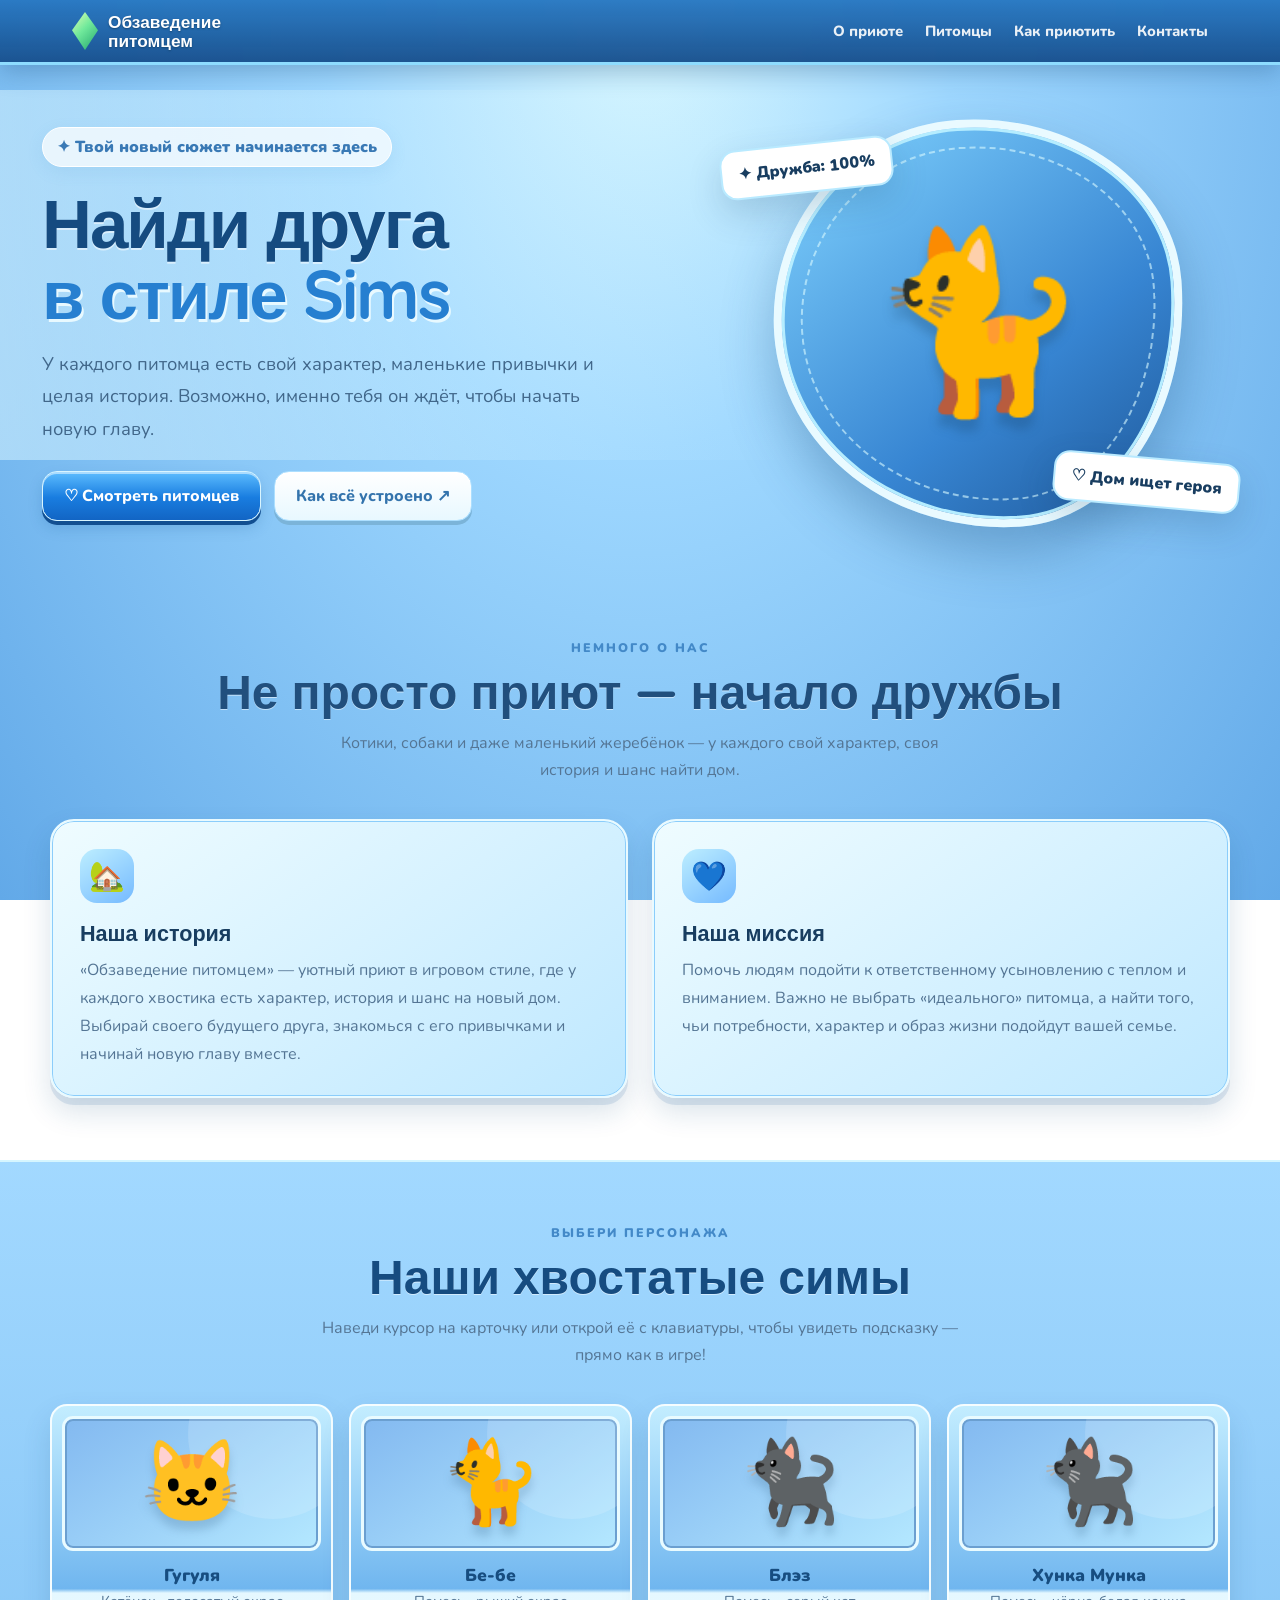
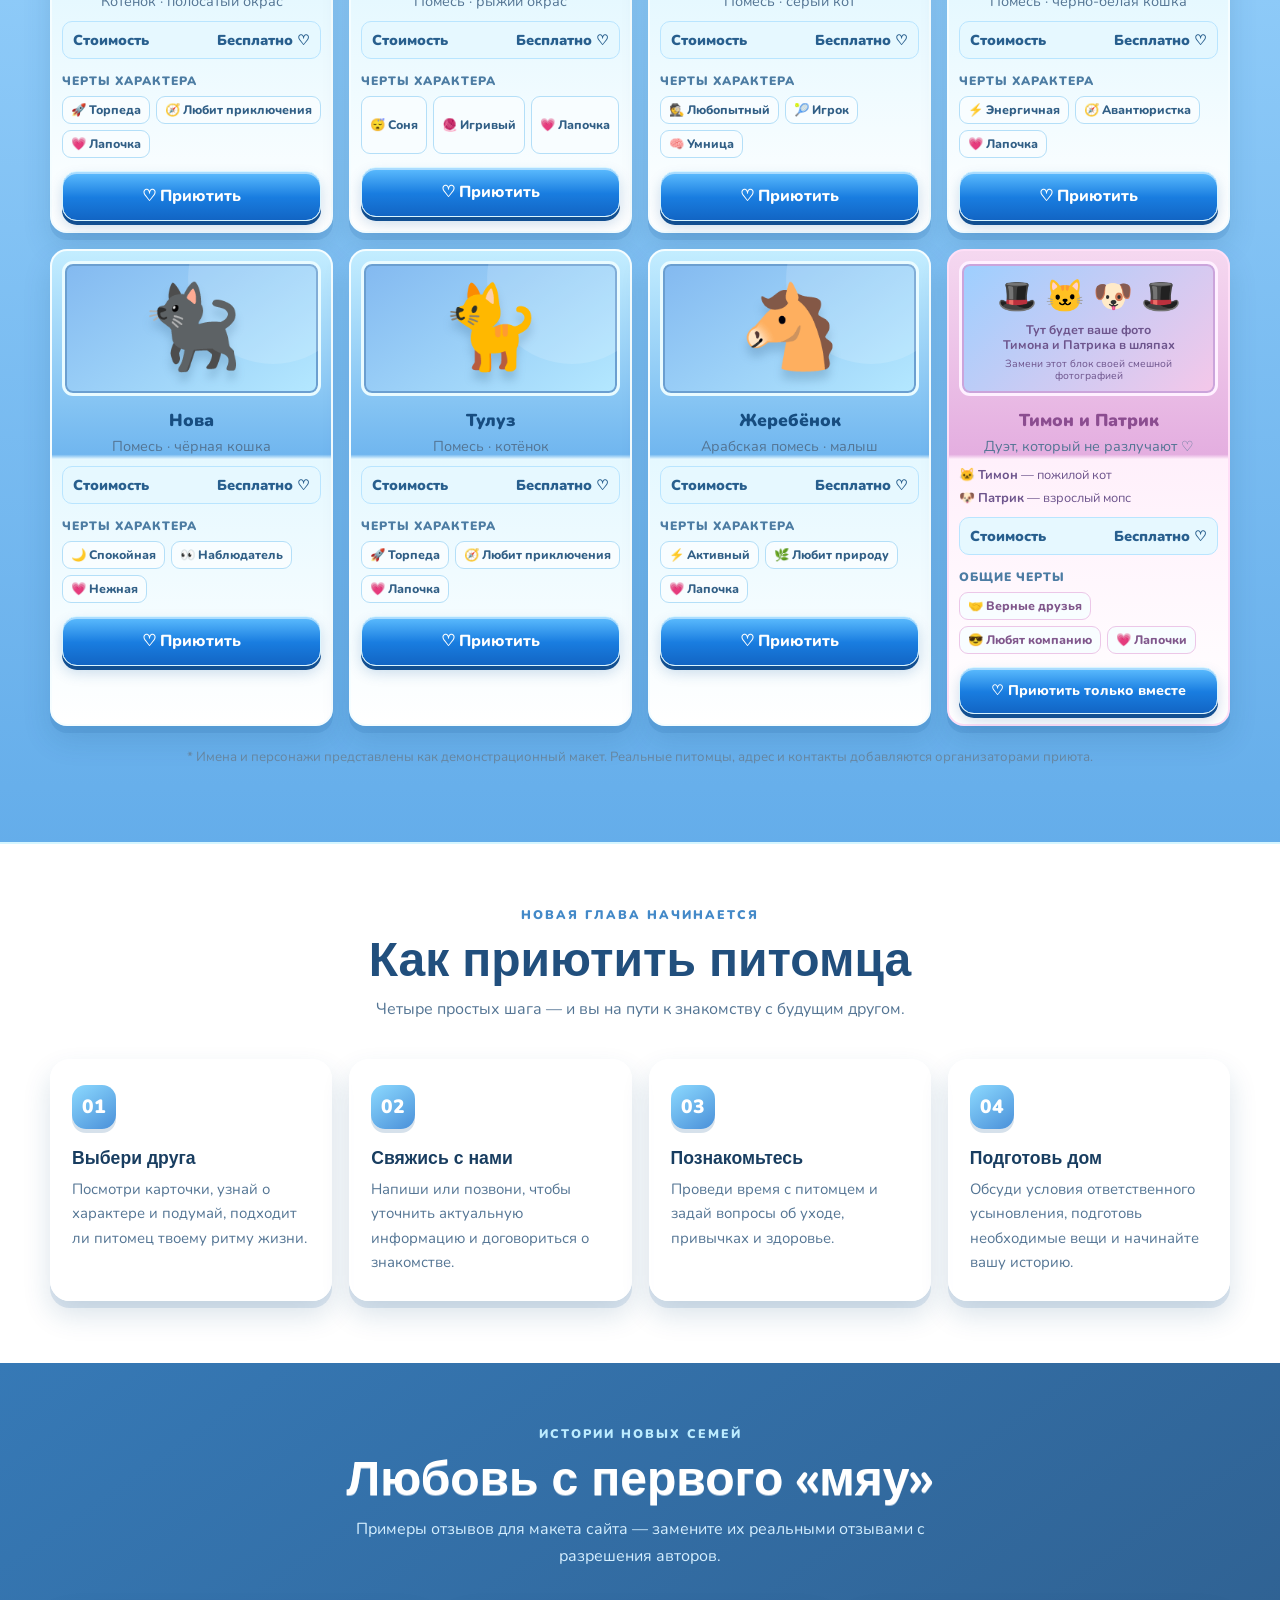
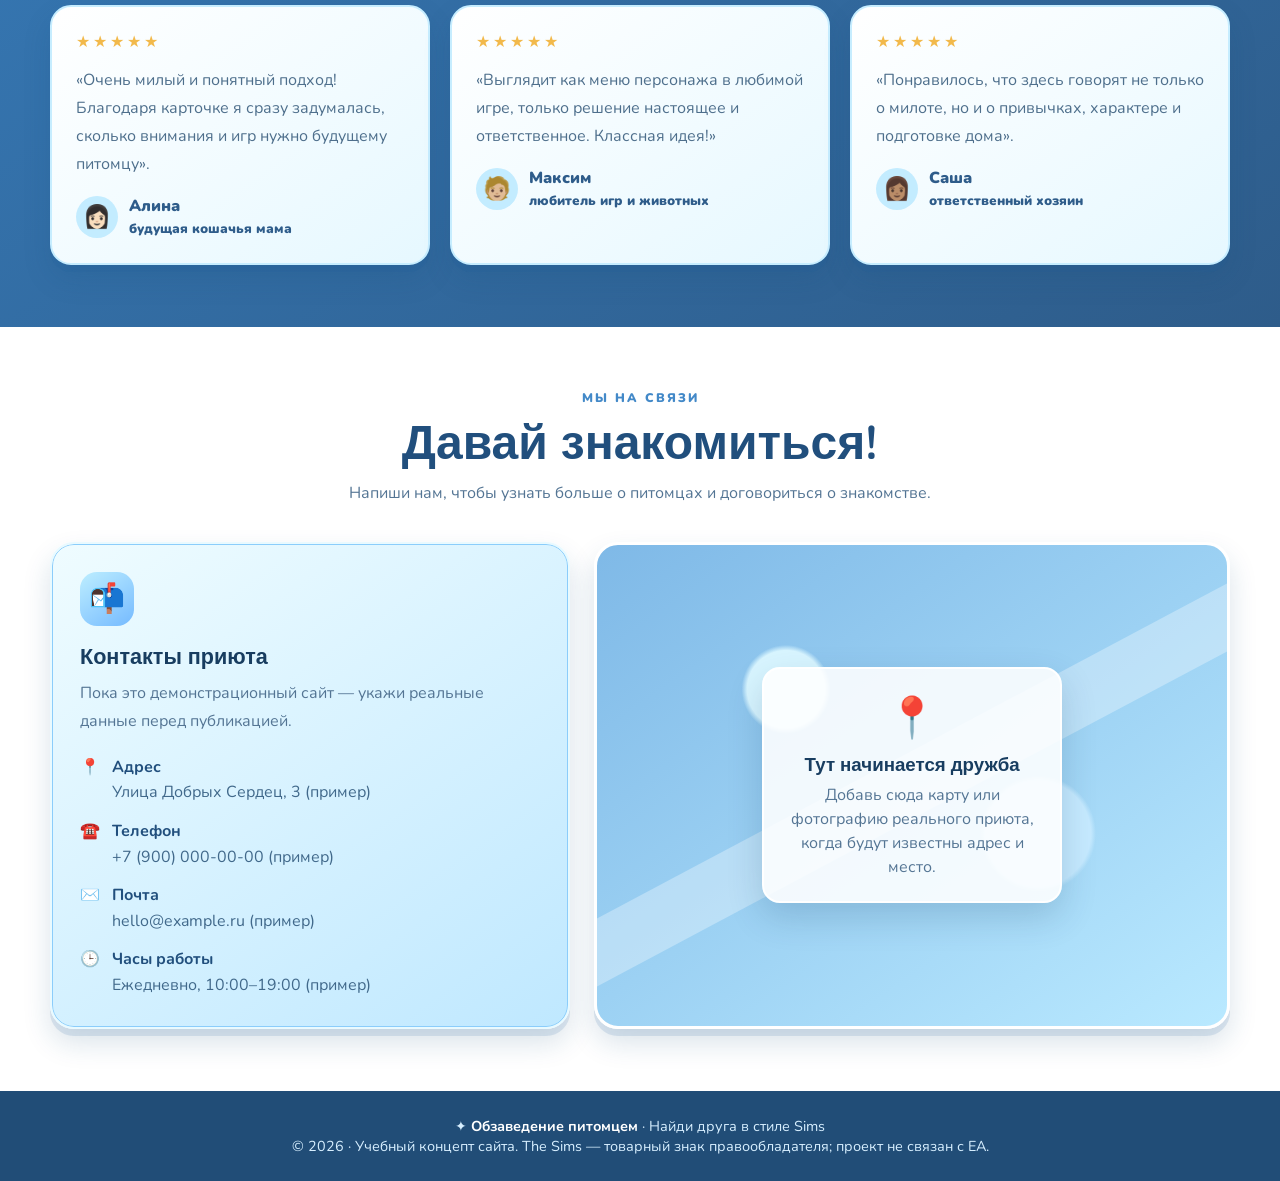
<file: gpt.html>
<!doctype html>
<html lang="ru">
<head>
<meta charset="utf-8">
<meta name="viewport" content="width=device-width, initial-scale=1">
<meta name="theme-color" content="#2e5c8a">
<title>Обзаведение питомцем — найди друга в стиле Sims</title>
<link rel="preconnect" href="https://fonts.googleapis.com">
<link rel="preconnect" href="https://fonts.gstatic.com" crossorigin>
<link href="https://fonts.googleapis.com/css2?family=Nunito:wght@400;600;700;800;900&family=Quicksand:wght@500;600;700&display=swap" rel="stylesheet">
<style>
:root{--blue:#4a90d9;--deep:#2e5c8a;--sky:#bcecff;--ice:#effbff;--ink:#183d60;--white:#fff;--pink:#ffb8dc;--shadow:0 14px 35px #153e6330}
*{box-sizing:border-box}
html{scroll-behavior:smooth;scroll-padding-top:92px}
body{margin:0;font-family:'Nunito',sans-serif;color:var(--ink);background:radial-gradient(ellipse at 15% 8%,#d9f6ff 0,transparent 35%),linear-gradient(145deg,#eaf9ff,#c8e8ff 55%,#eaf6ff);overflow-x:hidden}
a{color:inherit;text-decoration:none}
button,a{ -webkit-tap-highlight-color:transparent}
.site-header{position:sticky;top:0;z-index:20;background:linear-gradient(180deg,#397fc3f5,#2e5c8af2);border-bottom:2px solid #a9e6ff;box-shadow:0 5px 18px #1b477744;backdrop-filter:blur(12px)}
.nav{max-width:1180px;margin:auto;padding:12px 22px;display:flex;align-items:center;justify-content:space-between;gap:20px;color:white}
.brand{display:flex;align-items:center;gap:10px;font-family:'Quicksand',sans-serif;font-weight:700;font-size:1.05rem;line-height:1.1}
.plumbob{width:26px;height:38px;flex:none;background:linear-gradient(135deg,#e4ffb4,#70e99b 45%,#22a66e);clip-path:polygon(50% 0,100% 48%,50% 100%,0 48%);filter:drop-shadow(0 0 6px #9affbe);position:relative}
.nav-links{display:flex;gap:22px;align-items:center;font-weight:800;font-size:.92rem}
.nav-links a{opacity:.9;transition:opacity .2s,color .2s}.nav-links a:hover{opacity:1;color:#c8f3ff}
.menu-toggle{display:none;border:1px solid #ffffff80;border-radius:12px;background:#ffffff18;color:#fff;padding:8px 12px;font:inherit;font-weight:800}
.hero{max-width:1180px;margin:0 auto;padding:76px 22px 62px;display:grid;grid-template-columns:1.1fr .9fr;align-items:center;gap:44px;min-height:530px}
.eyebrow{display:inline-flex;align-items:center;gap:8px;background:#ffffffb8;border:1px solid #fff;border-radius:99px;padding:8px 14px;font-weight:900;color:#3979b5;box-shadow:0 5px 16px #5c9dd522}
h1,h2,h3,p{margin-top:0}h1{font-family:'Quicksand',sans-serif;font-size:clamp(2.6rem,5.4vw,4.8rem);line-height:1.02;letter-spacing:-2px;margin:20px 0;color:#214f7d}
h1 span{color:#4a90d9;text-shadow:2px 3px 0 #fff}
.hero p{font-size:1.15rem;line-height:1.75;max-width:560px;color:#41678a}
.actions{display:flex;flex-wrap:wrap;gap:13px;margin-top:26px}
.btn{display:inline-flex;justify-content:center;align-items:center;gap:8px;border:0;border-radius:15px;padding:13px 21px;font:800 1rem 'Nunito',sans-serif;cursor:pointer;transition:transform .2s,box-shadow .2s;box-shadow:0 5px 0 #214f7d30,0 10px 20px #2865a02b;position:relative;overflow:hidden}
.btn:hover{transform:translateY(-3px);box-shadow:0 8px 0 #214f7d22,0 15px 25px #2865a033}
.btn-primary{background:linear-gradient(180deg,#83d6ff,#4293df 60%,#3679bf);color:white;border:1px solid #d7f5ff}
.btn-secondary{background:linear-gradient(180deg,#fff,#e8f8ff);color:#3474ad;border:1px solid #acdfff}
.hero-art{position:relative;min-height:360px;display:grid;place-items:center}
.portal{width:min(100%,410px);aspect-ratio:1;border-radius:48% 52% 43% 57% / 49% 43% 57% 51%;background:linear-gradient(145deg,#80caff,#3b7fc5 65%,#285b91);border:8px solid #e9faff;box-shadow:inset 0 0 0 3px #8edfff,0 25px 55px #2a60934d;display:grid;place-items:center;transform:rotate(-4deg);position:relative}
.portal:before{content:"";position:absolute;inset:19px;border:2px dashed #d7f8ff9c;border-radius:inherit}
.pet-emoji{font-size:clamp(7rem,16vw,11rem);filter:drop-shadow(0 12px 5px #153f6340);transform:rotate(4deg);z-index:1}
.floating{position:absolute;background:#fff;border:2px solid #b9eaff;border-radius:16px;padding:12px 16px;box-shadow:var(--shadow);font-weight:900;animation:bob 4s ease-in-out infinite}
.float-one{top:24px;left:0;transform:rotate(-6deg)}.float-two{bottom:22px;right:-2px;transform:rotate(5deg);animation-delay:-2s}
@keyframes bob{0%,100%{translate:0 0}50%{translate:0 -9px}}
.section{padding:78px 22px}.section-inner{max-width:1180px;margin:auto}
.section-heading{text-align:center;margin-bottom:35px}.kicker{color:#4389c8;text-transform:uppercase;letter-spacing:2px;font-size:.78rem;font-weight:900;margin-bottom:9px}
h2{font:800 clamp(2rem,4vw,3rem)/1.1 'Quicksand',sans-serif;color:#214f7d;margin-bottom:12px}
.section-heading p{max-width:650px;margin:0 auto;color:#547594;line-height:1.7}
.about-grid{display:grid;grid-template-columns:1fr 1fr;gap:24px}
.panel{background:linear-gradient(145deg,#fff,#e6f8ff);border:2px solid #fff;border-radius:24px;box-shadow:var(--shadow);padding:28px;position:relative;overflow:hidden}
.panel:after{content:"";position:absolute;inset:0;pointer-events:none;border:1px solid #8bcdfb;border-radius:22px}
.panel-icon{width:54px;height:54px;border-radius:17px;display:grid;place-items:center;font-size:1.8rem;background:linear-gradient(145deg,#bdeeff,#75baff);margin-bottom:16px}
.panel h3{font:800 1.35rem 'Quicksand',sans-serif;margin-bottom:9px}.panel p{line-height:1.75;color:#547594;margin-bottom:0}
.pets-section{background:linear-gradient(180deg,#d4f0ff80,#b9e1ff90);border-block:1px solid #fff}
.pet-grid{display:grid;grid-template-columns:repeat(3,minmax(0,1fr));gap:22px}
.pet-card{background:linear-gradient(180deg,#c4eeff,#77b5ee 48%,#eafaff 49%,#fff);border:3px solid #f6fdff;border-radius:21px;box-shadow:0 8px 0 #2865a01c,0 13px 26px #25578220;padding:12px;position:relative;transition:transform .25s,box-shadow .25s;isolation:isolate}
.pet-card:hover{transform:translateY(-7px) scale(1.015);box-shadow:0 15px 0 #2865a012,0 24px 36px #25578235;z-index:2}
.pet-picture{height:185px;display:grid;place-items:center;background:linear-gradient(145deg,#83b9f0,#b4e8ff);border:3px solid #e9fbff;border-radius:14px;box-shadow:inset 0 0 0 2px #6b9fd0;position:relative;overflow:hidden}
.pet-picture:before{content:"";position:absolute;width:170px;height:170px;border-radius:50%;background:#ffffff25;top:-70px;right:-40px}
.pet-picture span{font-size:6.7rem;filter:drop-shadow(0 9px 4px #28547a35);transition:transform .25s}.pet-card:hover .pet-picture span{transform:scale(1.08) rotate(-4deg)}
.pet-name{text-align:center;font-weight:900;font-size:1.18rem;margin:13px 0 4px}
.pet-meta{text-align:center;color:#547594;font-size:.9rem;margin-bottom:10px}
.cost{display:flex;justify-content:space-between;align-items:center;background:#eaf8ff;border:1px solid #c7eaff;border-radius:10px;padding:8px 10px;font-weight:900;font-size:.9rem}
.traits-title{font-size:.76rem;text-transform:uppercase;letter-spacing:1px;color:#4c7ca3;font-weight:900;margin:14px 0 7px}
.traits{display:flex;flex-wrap:wrap;gap:6px;min-height:58px}
.trait{display:inline-flex;align-items:center;gap:5px;background:#fff;border:1px solid #c4e8fb;border-radius:9px;padding:5px 8px;font-size:.77rem;font-weight:800;color:#3f6e93}
.adopt-btn{width:100%;margin-top:13px}
.tooltip{position:absolute;left:12px;right:12px;top:85px;z-index:5;background:linear-gradient(145deg,#438bd1,#2e5c8a);border:2px solid #bceaff;border-radius:14px;color:white;padding:14px;box-shadow:0 12px 28px #183c5d70;opacity:0;transform:translateY(8px);pointer-events:none;transition:.22s}
.pet-card:hover .tooltip,.pet-card:focus-within .tooltip{opacity:1;transform:translateY(0)}
.tooltip strong{display:block;margin-bottom:5px}.tooltip p{font-size:.86rem;line-height:1.5;margin:0;color:#edfaff}
.note{text-align:center;font-size:.83rem;color:#6887a1;margin-top:22px}
.steps{display:grid;grid-template-columns:repeat(4,1fr);gap:17px;counter-reset:step}
.step{padding:24px 20px;background:#ffffffc9;border:2px solid #fff;border-radius:20px;box-shadow:var(--shadow);position:relative}
.step-number{width:44px;height:44px;border-radius:14px;display:grid;place-items:center;background:linear-gradient(145deg,#8ddaff,#4a90d9);color:#fff;font-size:1.2rem;font-weight:900;box-shadow:0 4px 0 #285f9430;margin-bottom:17px}
.step h3{font:800 1.1rem 'Quicksand',sans-serif;margin-bottom:8px}.step p{font-size:.93rem;line-height:1.65;color:#547594;margin-bottom:0}
.reviews{background:linear-gradient(145deg,#3679b6,#2e5c8a);color:#fff}
.reviews .kicker{color:#bcecff}.reviews h2{color:white}.reviews .section-heading p{color:#d5efff}
.review-grid{display:grid;grid-template-columns:repeat(3,1fr);gap:20px}
.review{background:linear-gradient(145deg,#ffffff,#e6f8ff);color:#2e5c8a;border:2px solid #c6edff;border-radius:21px;padding:24px;box-shadow:0 12px 24px #173d5d38}
.stars{color:#f2b94b;letter-spacing:3px;margin-bottom:13px}.review blockquote{margin:0 0 17px;line-height:1.75;color:#4e6f8c}.reviewer{display:flex;align-items:center;gap:11px;font-weight:900}.avatar{width:42px;height:42px;border-radius:50%;display:grid;place-items:center;background:#c3ecff;font-size:1.4rem}
.contact-grid{display:grid;grid-template-columns:.9fr 1.1fr;gap:24px;align-items:stretch}
.contact-list{display:grid;gap:13px;margin-top:20px}.contact-row{display:flex;align-items:flex-start;gap:12px;line-height:1.6;color:#41698b}.contact-row b{display:block;color:#214f7d}
.map-card{min-height:280px;border-radius:24px;border:3px solid #fff;box-shadow:var(--shadow);background:radial-gradient(circle at 30% 30%,#d8f5ff 0 7%,transparent 8%),radial-gradient(circle at 70% 60%,#c6eaff 0 10%,transparent 11%),linear-gradient(145deg,#7fb9e7,#b9e9ff);display:grid;place-items:center;text-align:center;padding:24px;position:relative;overflow:hidden}
.map-card:before{content:"";position:absolute;width:140%;height:60px;background:#ffffff50;transform:rotate(-28deg)}.map-inner{z-index:1;background:#ffffffdf;border:2px solid #fff;border-radius:18px;padding:22px;max-width:300px;box-shadow:var(--shadow)}.map-inner span{font-size:2.5rem}.map-inner h3{margin:7px 0;font-family:'Quicksand',sans-serif}.map-inner p{margin:0;color:#547594;line-height:1.5}
footer{background:#214d77;color:#d7efff;padding:25px 22px;text-align:center;font-size:.9rem}footer strong{color:#fff}
@media(max-width:850px){.nav-links{gap:12px;font-size:.82rem}.hero{gap:20px;padding-top:54px}.pet-grid{grid-template-columns:repeat(2,minmax(0,1fr))}.steps{grid-template-columns:repeat(2,1fr)}}
@media(max-width:620px){.nav{padding:11px 16px;flex-wrap:wrap}.brand{font-size:.95rem}.menu-toggle{display:block}.nav-links{display:none;flex-basis:100%;flex-direction:column;align-items:stretch;gap:0;padding:4px 0 8px}.nav-links.open{display:flex}.nav-links a{padding:11px 8px;border-top:1px solid #ffffff25;font-size:.95rem}.hero{grid-template-columns:1fr;text-align:center;padding:48px 20px 42px;gap:10px;min-height:auto}.hero p{margin-inline:auto}.actions{justify-content:center}.hero-art{min-height:290px;margin-top:10px}.portal{width:min(80vw,310px)}.floating{font-size:.85rem;padding:9px 12px}.float-one{left:0}.float-two{right:0}.section{padding:58px 16px}.about-grid,.contact-grid{grid-template-columns:1fr}.pet-grid{grid-template-columns:1fr}.pet-picture{height:200px}.pet-picture span{font-size:7rem}.steps,.review-grid{grid-template-columns:1fr}.panel{padding:23px}.tooltip{top:82px}.section-heading{margin-bottom:27px}h1{letter-spacing:-1.3px}.contact-grid{gap:17px}}
@media(prefers-reduced-motion:reduce){*,*::before,*::after{scroll-behavior:auto!important;animation:none!important;transition:none!important}}

/* Extra glossy Sims-inspired polish */
body{background:radial-gradient(ellipse at 50% 0%,#d9f8ff 0,#9fd8ff 35%,#62a9e8 100%);background-attachment:fixed}
.site-header{background:linear-gradient(180deg,#2878c2f7,#174f8df5);border-bottom:3px solid #8edcff;box-shadow:0 7px 24px #17487950}
.brand{font-size:1.08rem;text-shadow:0 1px 2px #164775}
.hero{max-width:1240px;min-height:440px;padding-top:54px;padding-bottom:48px}
.hero:before{content:"";position:absolute;inset:90px 0 auto;height:370px;pointer-events:none;background:linear-gradient(90deg,#d9f5ff88,transparent 65%);z-index:-1}
h1{color:#154b80;text-shadow:0 2px 0 #fff8}
h1 span{color:#267fd0;text-shadow:2px 3px 0 #e8f9ff}
.portal{background:linear-gradient(145deg,#82d4ff,#3785d2 62%,#1e5798);box-shadow:inset 0 0 0 3px #b5edff,0 25px 55px #174a7b55}
.section{padding-top:62px;padding-bottom:62px}
.section-heading h2{text-shadow:0 1px 0 #fff8}
.panel,.step,.review,.pet-card,.map-card{box-shadow:0 7px 0 #1f5d9620,0 14px 28px #164d7c28}
.panel{background:linear-gradient(145deg,#effcff,#bfe8ff);border-color:#e9faff}
.pets-section{background:linear-gradient(180deg,#8bcfffcc,#55a5e8e8);border-block:2px solid #d6f6ff}
.pets-section .section-heading h2{color:#164c80}
.pet-grid{grid-template-columns:repeat(4,minmax(0,1fr));gap:16px}
.pet-card{background:linear-gradient(180deg,#c3edff 0%,#70b6ef 43%,#e5f8ff 44%,#fff 100%);border:2px solid #f5fdff;border-radius:17px;padding:10px}
.pet-card:hover{transform:translateY(-6px);box-shadow:0 9px 0 #1f5d9615,0 22px 34px #164d7c3a}
.pet-picture{height:135px;border-radius:11px}
.pet-picture span{font-size:5.1rem}
.pet-name{color:#174d80;font-size:1.08rem}
.cost{background:#e6f8ff;border-color:#b9e5ff;color:#285f8e}
.trait{background:#f8fdff;border-color:#b4dff8;color:#315f86}
.btn-primary{background:linear-gradient(180deg,#5dbdff 0%,#197de0 53%,#1265c4 100%);border:1px solid #d9f5ff;box-shadow:inset 0 2px 0 #ffffff7a,0 4px 0 #124f91,0 7px 14px #175b9e35}
.btn-primary:after{content:"";position:absolute;top:0;left:-80%;width:55%;height:100%;background:linear-gradient(100deg,transparent,#ffffff65,transparent);transform:skewX(-22deg);transition:left .5s}
.btn-primary:hover:after{left:140%}
.btn-secondary{box-shadow:inset 0 2px 0 #fff,0 4px 0 #7bb4d9}
.tooltip{background:linear-gradient(145deg,#3285d0,#164e89);border-color:#c7f0ff}
.pair-card{background:linear-gradient(180deg,#f5d8f0,#e4aee0 43%,#fff0fb 44%,#fff 100%);border-color:#ffdff7}
.pair-card .pet-name{color:#8b4d90}
.pair-picture{height:135px;border:3px solid #fff0ff;border-radius:11px;background:linear-gradient(135deg,#9dcfff,#f5c7e9);display:grid;place-items:center;overflow:hidden;box-shadow:inset 0 0 0 2px #cba4db}
.pair-placeholder{text-align:center;color:#6d548c;padding:8px;display:flex;flex-direction:column;align-items:center;gap:5px}
.pair-placeholder span{font-size:2rem;white-space:nowrap}
.pair-placeholder strong{font-size:.78rem;line-height:1.2}
.pair-placeholder small{font-size:.65rem;line-height:1.2}
.pair-details{display:grid;gap:5px;margin:10px 0;color:#6d548c;font-size:.8rem}
.pair-card .trait{border-color:#ecc7e8;color:#80578c}
.pair-card .adopt-btn{font-size:.88rem;padding-inline:8px}
@media(max-width:1000px){.pet-grid{grid-template-columns:repeat(3,minmax(0,1fr))}}
@media(max-width:850px){.pet-grid{grid-template-columns:repeat(2,minmax(0,1fr))}}
@media(max-width:620px){.pet-grid{grid-template-columns:1fr}.pet-picture,.pair-picture{height:180px}.pet-picture span{font-size:6rem}.pair-placeholder span{font-size:2.7rem}.pair-placeholder strong{font-size:.9rem}.pair-placeholder small{font-size:.75rem}}

</style>
</head>
<body>
<header class="site-header">
  <nav class="nav" aria-label="Основная навигация">
    <a class="brand" href="#top"><span class="plumbob" aria-hidden="true"></span><span>Обзаведение<br>питомцем</span></a>
    <button class="menu-toggle" aria-expanded="false" aria-controls="nav-links">☰ Меню</button>
    <div class="nav-links" id="nav-links">
      <a href="#about">О приюте</a><a href="#pets">Питомцы</a><a href="#how">Как приютить</a><a href="#contacts">Контакты</a>
    </div>
  </nav>
</header>
<main id="top">
<section class="hero">
  <div>
    <span class="eyebrow">✦ Твой новый сюжет начинается здесь</span>
    <h1>Найди друга<br><span>в стиле Sims</span></h1>
    <p>У каждого питомца есть свой характер, маленькие привычки и целая история. Возможно, именно тебя он ждёт, чтобы начать новую главу.</p>
    <div class="actions"><a class="btn btn-primary" href="#pets">♡ Смотреть питомцев</a><a class="btn btn-secondary" href="#how">Как всё устроено ↗</a></div>
  </div>
  <div class="hero-art" aria-label="Иллюстрация котика">
    <div class="portal"><div class="pet-emoji">🐈</div></div>
    <div class="floating float-one">✦ Дружба: 100%</div><div class="floating float-two">♡ Дом ищет героя</div>
  </div>
</section>
<section class="section" id="about">
  <div class="section-inner">
    <div class="section-heading"><div class="kicker">Немного о нас</div><h2>Не просто приют — начало дружбы</h2><p>Котики, собаки и даже маленький жеребёнок — у каждого свой характер, своя история и шанс найти дом.</p></div>
    <div class="about-grid">
      <article class="panel"><div class="panel-icon">🏡</div><h3>Наша история</h3><p>«Обзаведение питомцем» — уютный приют в игровом стиле, где у каждого хвостика есть характер, история и шанс на новый дом. Выбирай своего будущего друга, знакомься с его привычками и начинай новую главу вместе.</p></article>
      <article class="panel"><div class="panel-icon">💙</div><h3>Наша миссия</h3><p>Помочь людям подойти к ответственному усыновлению с теплом и вниманием. Важно не выбрать «идеального» питомца, а найти того, чьи потребности, характер и образ жизни подойдут вашей семье.</p></article>
    </div>
  </div>
</section>
<section class="section pets-section" id="pets">
 <div class="section-inner">
  <div class="section-heading"><div class="kicker">Выбери персонажа</div><h2>Наши хвостатые симы</h2><p>Наведи курсор на карточку или открой её с клавиатуры, чтобы увидеть подсказку — прямо как в игре!</p></div>
  <div class="pet-grid">
   <article class="pet-card" tabindex="0" aria-label="Гугуля, котёнок">
    <div class="pet-picture"><span>🐱</span></div><div class="pet-name">Гугуля</div><div class="pet-meta">Котёнок · полосатый окрас</div><div class="cost"><span>Стоимость</span><span>Бесплатно ♡</span></div><div class="traits-title">Черты характера</div><div class="traits"><span class="trait">🚀 Торпеда</span><span class="trait">🧭 Любит приключения</span><span class="trait">💗 Лапочка</span></div>
    <div class="tooltip"><strong>🐾 Гугуля</strong><p>Любопытный исследователь: первым проверит каждый пакет и непременно составит тебе компанию.</p></div><a class="btn btn-primary adopt-btn" href="#contacts" aria-label="Узнать об усыновлении Гугули">♡ Приютить</a>
   </article>
   <article class="pet-card" tabindex="0" aria-label="Бе-бе, котёнок">
    <div class="pet-picture"><span>🐈</span></div><div class="pet-name">Бе-бе</div><div class="pet-meta">Помесь · рыжий окрас</div><div class="cost"><span>Стоимость</span><span>Бесплатно ♡</span></div><div class="traits-title">Черты характера</div><div class="traits"><span class="trait">😴 Соня</span><span class="trait">🧶 Игривый</span><span class="trait">💗 Лапочка</span></div>
    <div class="tooltip"><strong>🐾 Бе-бе</strong><p>Нежный мурлыка, который ценит мягкие пледы, спокойные вечера и внимание человека.</p></div><a class="btn btn-primary adopt-btn" href="#contacts" aria-label="Узнать об усыновлении Бе-бе">♡ Приютить</a>
   </article>
   <article class="pet-card" tabindex="0" aria-label="Блэз, кот">
    <div class="pet-picture"><span>🐈‍⬛</span></div><div class="pet-name">Блэз</div><div class="pet-meta">Помесь · серый кот</div><div class="cost"><span>Стоимость</span><span>Бесплатно ♡</span></div><div class="traits-title">Черты характера</div><div class="traits"><span class="trait">🕵️ Любопытный</span><span class="trait">🎾 Игрок</span><span class="trait">🧠 Умница</span></div>
    <div class="tooltip"><strong>🐾 Блэз</strong><p>Наблюдатель с независимым нравом. Сначала присмотрится, а потом станет твоим напарником.</p></div><a class="btn btn-primary adopt-btn" href="#contacts" aria-label="Узнать об усыновлении Блэза">♡ Приютить</a>
   </article>
   <article class="pet-card" tabindex="0" aria-label="Хунка Мунка, кошка">
    <div class="pet-picture"><span>🐈‍⬛</span></div><div class="pet-name">Хунка Мунка</div><div class="pet-meta">Помесь · чёрно-белая кошка</div><div class="cost"><span>Стоимость</span><span>Бесплатно ♡</span></div><div class="traits-title">Черты характера</div><div class="traits"><span class="trait">⚡ Энергичная</span><span class="trait">🧭 Авантюристка</span><span class="trait">💗 Лапочка</span></div>
    <div class="tooltip"><strong>🐾 Хунка Мунка</strong><p>Маленькая комета: обожает игры, новые коробки и быть в центре событий.</p></div><a class="btn btn-primary adopt-btn" href="#contacts" aria-label="Узнать об усыновлении Хунки Мунки">♡ Приютить</a>
   </article>
   <article class="pet-card" tabindex="0" aria-label="Нова, кошка">
    <div class="pet-picture"><span>🐈‍⬛</span></div><div class="pet-name">Нова</div><div class="pet-meta">Помесь · чёрная кошка</div><div class="cost"><span>Стоимость</span><span>Бесплатно ♡</span></div><div class="traits-title">Черты характера</div><div class="traits"><span class="trait">🌙 Спокойная</span><span class="trait">👀 Наблюдатель</span><span class="trait">💗 Нежная</span></div>
    <div class="tooltip"><strong>🐾 Нова</strong><p>Тихая и загадочная, любит сидеть рядом и поддерживать тебя одним присутствием.</p></div><a class="btn btn-primary adopt-btn" href="#contacts" aria-label="Узнать об усыновлении Новы">♡ Приютить</a>
   </article>
   <article class="pet-card" tabindex="0" aria-label="Тулуз, кот">
    <div class="pet-picture"><span>🐈</span></div><div class="pet-name">Тулуз</div><div class="pet-meta">Помесь · котёнок</div><div class="cost"><span>Стоимость</span><span>Бесплатно ♡</span></div><div class="traits-title">Черты характера</div><div class="traits"><span class="trait">🚀 Торпеда</span><span class="trait">🧭 Любит приключения</span><span class="trait">💗 Лапочка</span></div>
    <div class="tooltip"><strong>🐾 Тулуз</strong><p>Малыш с большим запасом энергии. Ему подойдут игры, терпение и уютный уголок.</p></div><a class="btn btn-primary adopt-btn" href="#contacts" aria-label="Узнать об усыновлении Тулуза">♡ Приютить</a>
   </article>

   <article class="pet-card" tabindex="0" aria-label="Жеребёнок, молодая лошадь">
    <div class="pet-picture"><span>🐴</span></div><div class="pet-name">Жеребёнок</div><div class="pet-meta">Арабская помесь · малыш</div><div class="cost"><span>Стоимость</span><span>Бесплатно ♡</span></div><div class="traits-title">Черты характера</div><div class="traits"><span class="trait">⚡ Активный</span><span class="trait">🌿 Любит природу</span><span class="trait">💗 Лапочка</span></div>
    <div class="tooltip"><strong>🐴 Жеребёнок</strong><p>Любознательный малыш, которому понадобятся простор, ежедневный уход и опытный заботливый хозяин.</p></div><a class="btn btn-primary adopt-btn" href="#contacts" aria-label="Узнать об усыновлении жеребёнка">♡ Приютить</a>
   </article>
   <article class="pet-card pair-card" tabindex="0" aria-label="Тимон и Патрик, приютить только вместе">
    <div class="pair-picture" role="img" aria-label="Место для смешной фотографии кота Тимона и мопса Патрика в шляпах">
      <div class="pair-placeholder"><span>🎩 🐱 🐶 🎩</span><strong>Тут будет ваше фото<br>Тимона и Патрика в шляпах</strong><small>Замени этот блок своей смешной фотографией</small></div>
    </div>
    <div class="pet-name">Тимон и Патрик</div><div class="pet-meta">Дуэт, который не разлучают ♡</div>
    <div class="pair-details"><span>🐱 <b>Тимон</b> — пожилой кот</span><span>🐶 <b>Патрик</b> — взрослый мопс</span></div>
    <div class="cost"><span>Стоимость</span><span>Бесплатно ♡</span></div><div class="traits-title">Общие черты</div><div class="traits"><span class="trait">🤝 Верные друзья</span><span class="trait">😎 Любят компанию</span><span class="trait">💗 Лапочки</span></div>
    <div class="tooltip"><strong>💙 Только вместе!</strong><p>Тимон и Патрик — неразлучная парочка. Они ищут один общий дом, где смогут и дальше быть лучшими друзьями.</p></div>
    <a class="btn btn-primary adopt-btn" href="#contacts" aria-label="Приютить Тимона и Патрика только вместе">♡ Приютить только вместе</a>
   </article>
  </div>
  <p class="note">* Имена и персонажи представлены как демонстрационный макет. Реальные питомцы, адрес и контакты добавляются организаторами приюта.</p>
 </div>
</section>
<section class="section" id="how">
 <div class="section-inner">
  <div class="section-heading"><div class="kicker">Новая глава начинается</div><h2>Как приютить питомца</h2><p>Четыре простых шага — и вы на пути к знакомству с будущим другом.</p></div>
  <div class="steps">
   <article class="step"><div class="step-number">01</div><h3>Выбери друга</h3><p>Посмотри карточки, узнай о характере и подумай, подходит ли питомец твоему ритму жизни.</p></article>
   <article class="step"><div class="step-number">02</div><h3>Свяжись с нами</h3><p>Напиши или позвони, чтобы уточнить актуальную информацию и договориться о знакомстве.</p></article>
   <article class="step"><div class="step-number">03</div><h3>Познакомьтесь</h3><p>Проведи время с питомцем и задай вопросы об уходе, привычках и здоровье.</p></article>
   <article class="step"><div class="step-number">04</div><h3>Подготовь дом</h3><p>Обсуди условия ответственного усыновления, подготовь необходимые вещи и начинайте вашу историю.</p></article>
  </div>
 </div>
</section>
<section class="section reviews" id="reviews">
 <div class="section-inner">
  <div class="section-heading"><div class="kicker">Истории новых семей</div><h2>Любовь с первого «мяу»</h2><p>Примеры отзывов для макета сайта — замените их реальными отзывами с разрешения авторов.</p></div>
  <div class="review-grid">
   <article class="review"><div class="stars" aria-label="5 из 5 звёзд">★★★★★</div><blockquote>«Очень милый и понятный подход! Благодаря карточке я сразу задумалась, сколько внимания и игр нужно будущему питомцу».</blockquote><div class="reviewer"><span class="avatar">👩🏻</span><span>Алина<br><small>будущая кошачья мама</small></span></div></article>
   <article class="review"><div class="stars" aria-label="5 из 5 звёзд">★★★★★</div><blockquote>«Выглядит как меню персонажа в любимой игре, только решение настоящее и ответственное. Классная идея!»</blockquote><div class="reviewer"><span class="avatar">🧑🏼</span><span>Максим<br><small>любитель игр и животных</small></span></div></article>
   <article class="review"><div class="stars" aria-label="5 из 5 звёзд">★★★★★</div><blockquote>«Понравилось, что здесь говорят не только о милоте, но и о привычках, характере и подготовке дома».</blockquote><div class="reviewer"><span class="avatar">👩🏽</span><span>Саша<br><small>ответственный хозяин</small></span></div></article>
  </div>
 </div>
</section>
<section class="section" id="contacts">
 <div class="section-inner">
  <div class="section-heading"><div class="kicker">Мы на связи</div><h2>Давай знакомиться!</h2><p>Напиши нам, чтобы узнать больше о питомцах и договориться о знакомстве.</p></div>
  <div class="contact-grid">
   <div class="panel"><div class="panel-icon">📬</div><h3>Контакты приюта</h3><p>Пока это демонстрационный сайт — укажи реальные данные перед публикацией.</p>
    <div class="contact-list">
     <div class="contact-row"><span>📍</span><div><b>Адрес</b>Улица Добрых Сердец, 3 (пример)</div></div>
     <div class="contact-row"><span>☎️</span><div><b>Телефон</b>+7 (900) 000-00-00 (пример)</div></div>
     <div class="contact-row"><span>✉️</span><div><b>Почта</b>hello@example.ru (пример)</div></div>
     <div class="contact-row"><span>🕒</span><div><b>Часы работы</b>Ежедневно, 10:00–19:00 (пример)</div></div>
    </div>
   </div>
   <div class="map-card"><div class="map-inner"><span>📍</span><h3>Тут начинается дружба</h3><p>Добавь сюда карту или фотографию реального приюта, когда будут известны адрес и место.</p></div></div>
  </div>
 </div>
</section>
</main>
<footer>✦ <strong>Обзаведение питомцем</strong> · Найди друга в стиле Sims<br><span>© 2026 · Учебный концепт сайта. The Sims — товарный знак правообладателя; проект не связан с EA.</span></footer>
<script>
const toggle=document.querySelector('.menu-toggle');
const links=document.querySelector('.nav-links');
toggle.addEventListener('click',()=>{const open=links.classList.toggle('open');toggle.setAttribute('aria-expanded',String(open));toggle.textContent=open?'✕ Закрыть':'☰ Меню';});
links.querySelectorAll('a').forEach(link=>link.addEventListener('click',()=>{links.classList.remove('open');toggle.setAttribute('aria-expanded','false');toggle.textContent='☰ Меню';}));
</script>
</body>
</html>
</file>
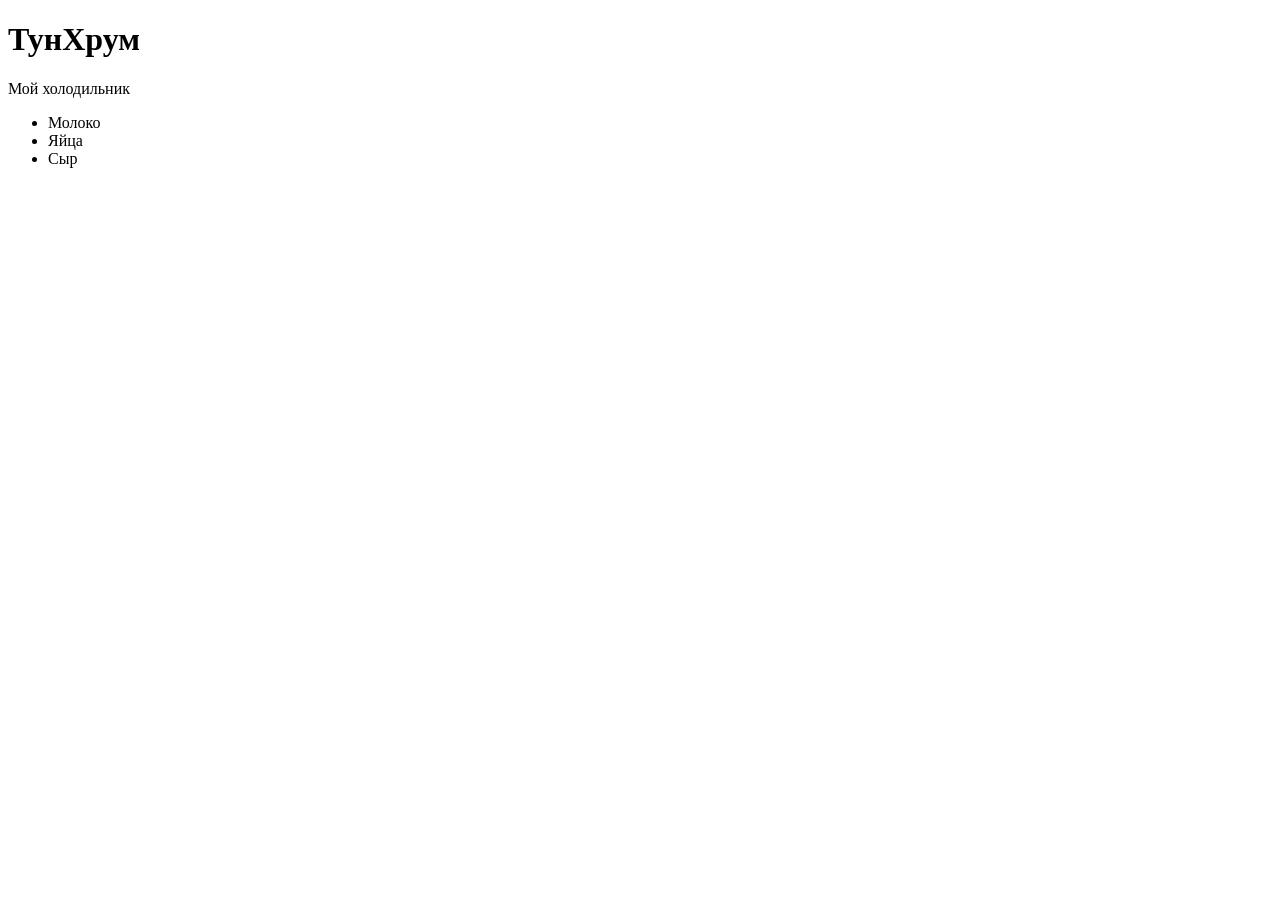
<file: TUNHRUM/tunhrum.html>
<!DOCTYPE html>
<html lang="ru">
    <head>
        <meta name="description" content="Ваш персональный холодильник онлайн">
        <meta charset="UTF-8">
        <title>ТунХрум</title>
    </head>

    <body>
        <div>
            <h1>ТунХрум</h1>
            <p>Мой холодильник</p>
        </div>
        <div>
            <ul>
            <li>Молоко</li>
            <li>Яйца</li>
            <li>Сыр</li>
            </ul>
        </div>
    </body>

</html>
</file>
